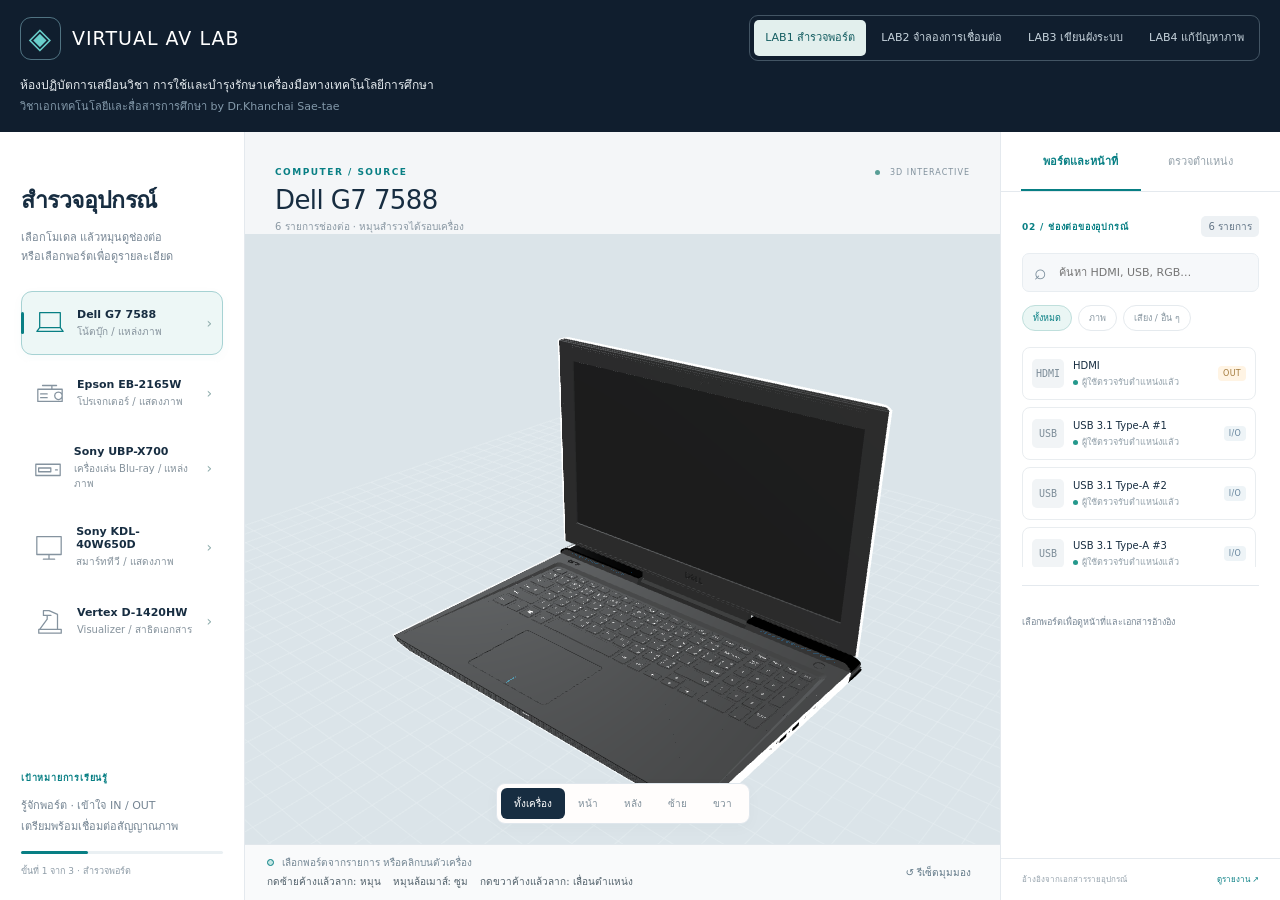
<file: index.html>
<!doctype html>
<html lang="th">
<head>
<meta charset="utf-8"><meta name="viewport" content="width=device-width,initial-scale=1">
<meta name="theme-color" content="#101e2e"><meta name="description" content="สำรวจพอร์ตบนโมเดล 3 มิติ จำลองการเชื่อมต่อ เขียนผังระบบ และแก้ปัญหาสัญญาณภาพ">
<title>VIRTUAL AV LAB</title>
<link rel="stylesheet" href="src/port-lab.css?v=20261025-ux">
<link rel="stylesheet" href="src/connection-table.css?v=20261025-ux">
<script defer src="vendor/three.min.js"></script><script defer src="vendor/OrbitControls.js"></script><script defer src="vendor/GLTFLoader.js"></script>
<script type="module" src="src/port-lab.mjs?v=20261027-remove-uc2"></script>
<link rel="stylesheet" href="src/workspace.css?v=20261025-ux2"><link rel="stylesheet" href="src/activity-nav.css?v=20261027-course-visible"><style id="explorer-panel-width">
@media (min-width:1131px) and (max-width:1549px){body:not(.embedded-view):not(.practice-mode) .workspace{grid-template-columns:245px minmax(340px,1fr) 280px}}
@media (min-width:1550px){body:not(.embedded-view):not(.practice-mode) .workspace{grid-template-columns:280px minmax(500px,1fr) 300px}}
@media (min-width:851px) and (max-width:1130px){body:not(.embedded-view):not(.practice-mode) .workspace{grid-template-columns:200px minmax(280px,1fr) 260px}}
body:not(.embedded-view):not(.practice-mode) .inspector .info-row{overflow-wrap:anywhere}
</style></head>
<body>
<header class="topbar av-header"><a class="brand" href="index.html"><span class="brand-icon" aria-hidden="true">◈</span><span>VIRTUAL <b>AV LAB</b></span></a><div class="course">ห้องปฏิบัตการเสมือนวิชา การใช้และบำรุงรักษาเครื่องมือทางเทคโนโลยีการศึกษา<span>วิชาเอกเทคโนโลยีและสื่อสารการศึกษา by Dr.Khanchai Sae-tae</span></div><nav class="mode-switch" aria-label="โหมดการเรียนรู้"><button type="button" id="mode-explore" aria-current="page" aria-pressed="true">LAB1 สำรวจพอร์ต</button><a class="diagram-nav" href="lab3d.html">LAB2 จำลองการเชื่อมต่อ</a><a class="diagram-nav" href="diagram.html">LAB3 เขียนผังระบบ</a><a class="diagram-nav" href="troubleshoot.html">LAB4 แก้ปัญหาภาพ</a></nav></header>
<main class="workspace">
<aside class="library"><h1>สำรวจอุปกรณ์</h1><p class="muted intro">เลือกโมเดล แล้วหมุนดูช่องต่อ<br>หรือเลือกพอร์ตเพื่อดูรายละเอียด</p><nav id="devices" aria-label="เลือกอุปกรณ์"></nav><div class="library-foot"><span class="tiny-title">เป้าหมายการเรียนรู้</span><p>รู้จักพอร์ต · เข้าใจ IN / OUT<br>เตรียมพร้อมเชื่อมต่อสัญญาณภาพ</p><div class="progress-track"><span></span></div><small>ขั้นที่ 1 จาก 3 · สำรวจพอร์ต</small></div></aside>
<section class="stage" aria-label="พื้นที่โมเดลสามมิติ"><div class="stage-head"><div><span id="device-category" class="eyebrow">COMPUTER / SOURCE</span><h2 id="device-title">Dell G7 7588</h2><p id="stage-meta">กำลังเตรียมโมเดล…</p></div><span class="live-label"><i></i> 3D INTERACTIVE</span></div><div id="viewport" tabindex="0" aria-describedby="viewport-hint" aria-label="โมเดล 3 มิติ ลากเพื่อหมุน ใช้ปุ่มมุมมองหรือเลือกชื่อพอร์ตเพื่อสำรวจ"><canvas id="scene" aria-label="ภาพโมเดลสามมิติ"></canvas><div id="loader" role="status"><div class="spinner"></div><strong id="load-message">กำลังโหลดโมเดล</strong><span>เตรียมพื้นที่สำรวจของคุณ</span><button id="retry" hidden>ลองโหลดอีกครั้ง</button></div><div class="view-buttons" aria-label="มุมมองโมเดล"><button data-view="overview" title="ดูทั้งเครื่อง" class="active">ทั้งเครื่อง</button><button data-view="front">หน้า</button><button data-view="back">หลัง</button><button data-view="left">ซ้าย</button><button data-view="right">ขวา</button></div></div><div class="stage-bottom"><div class="stage-status"><div><span class="legend-dot"></span> <span id="selection-label">เลือกพอร์ตจากรายการ หรือคลิกบนตัวเครื่อง</span></div><div class="mouse-help" id="viewport-hint" aria-label="วิธีควบคุมโมเดลด้วยเมาส์"><span>กดซ้ายค้างแล้วลาก: หมุน</span><span>หมุนล้อเมาส์: ซูม</span><span>กดขวาค้างแล้วลาก: เลื่อนตำแหน่ง</span></div></div><button id="reset-view" class="text-button">↺ รีเซ็ตมุมมอง</button></div><div class="review-banner" id="review-banner" hidden><span>โหมดปรับเทียบ: เลือกชื่อพอร์ต แล้วคลิกผิวหน้าช่องต่อบนโมเดล</span><button id="save-point" disabled>ใช้จุดที่คลิก</button></div></section>

<aside class="inspector"><div class="inspector-tabs"><button class="tab active" data-tab="ports">พอร์ตและหน้าที่</button><button class="tab" data-tab="review">ตรวจตำแหน่ง</button></div><div id="port-pane"><div class="ports-heading"><span class="tiny-title">02 / ช่องต่อของอุปกรณ์</span><span id="port-count" class="count"></span></div><label class="search"><span aria-hidden="true">⌕</span><input id="port-search" type="search" placeholder="ค้นหา HDMI, USB, RGB…" aria-label="ค้นหาพอร์ต"></label><div class="filters" aria-label="กรองพอร์ต"><button data-filter="all" class="active">ทั้งหมด</button><button data-filter="video">ภาพ</button><button data-filter="other">เสียง / อื่น ๆ</button></div><div id="ports" class="ports" aria-label="รายการพอร์ต"></div><div id="detail" class="detail" aria-live="polite"><div class="empty-detail"><span>↖</span><p>เลือกพอร์ตเพื่อดูหน้าที่<br>ทิศทางสัญญาณ และเอกสารอ้างอิง</p></div></div></div><div id="review-pane" hidden><div class="review-intro"><span class="tiny-title">สำหรับอาจารย์ / ผู้ตรวจ</span><h3>ตำแหน่งถูกต้อง<br>ก่อนนำไปฝึก</h3><p>เลือกชื่อพอร์ตจากแท็บแรก แล้วคลิกผิวหน้าของช่องต่อนั้นเพื่อปรับจุดเสียบสาย</p></div><label class="switch-row"><input type="checkbox" id="calibration-mode"> เปิดโหมดปรับเทียบตำแหน่ง</label><div id="review-current" class="review-card">ยังไม่ได้เลือกพอร์ต</div><button id="approve" class="primary" disabled>ยืนยันตำแหน่งที่เลือก</button><button id="discard-local" class="outline" disabled>คืนค่าตำแหน่งเดิมของพอร์ตนี้</button><div class="review-status" id="review-summary"></div><div class="transfer"><button id="export" class="outline">↓ ส่งออกผลตรวจ JSON</button><label class="import-button">↑ นำเข้าผลตรวจ<input id="import" type="file" accept=".json,application/json"></label></div><p class="muted small">ผลปรับเทียบเก็บในเบราว์เซอร์นี้ ส่งออกไฟล์เพื่อส่งต่อได้ การกดยืนยันตำแหน่งไม่เปลี่ยนสเปกพอร์ตหรือให้คะแนนผู้เรียน</p></div><footer class="inspector-foot"><span>อ้างอิงจากเอกสารรายอุปกรณ์</span><a href="docs/PORT_AUDIT_TH.md" target="_blank" rel="noopener">ดูรายงาน ↗</a></footer></aside>
</main>
<div id="toast" role="status" aria-live="polite"></div>
<noscript><p class="fatal">กรุณาเปิด JavaScript เพื่อใช้โมเดลสามมิติ</p></noscript>
</body></html>
</file>
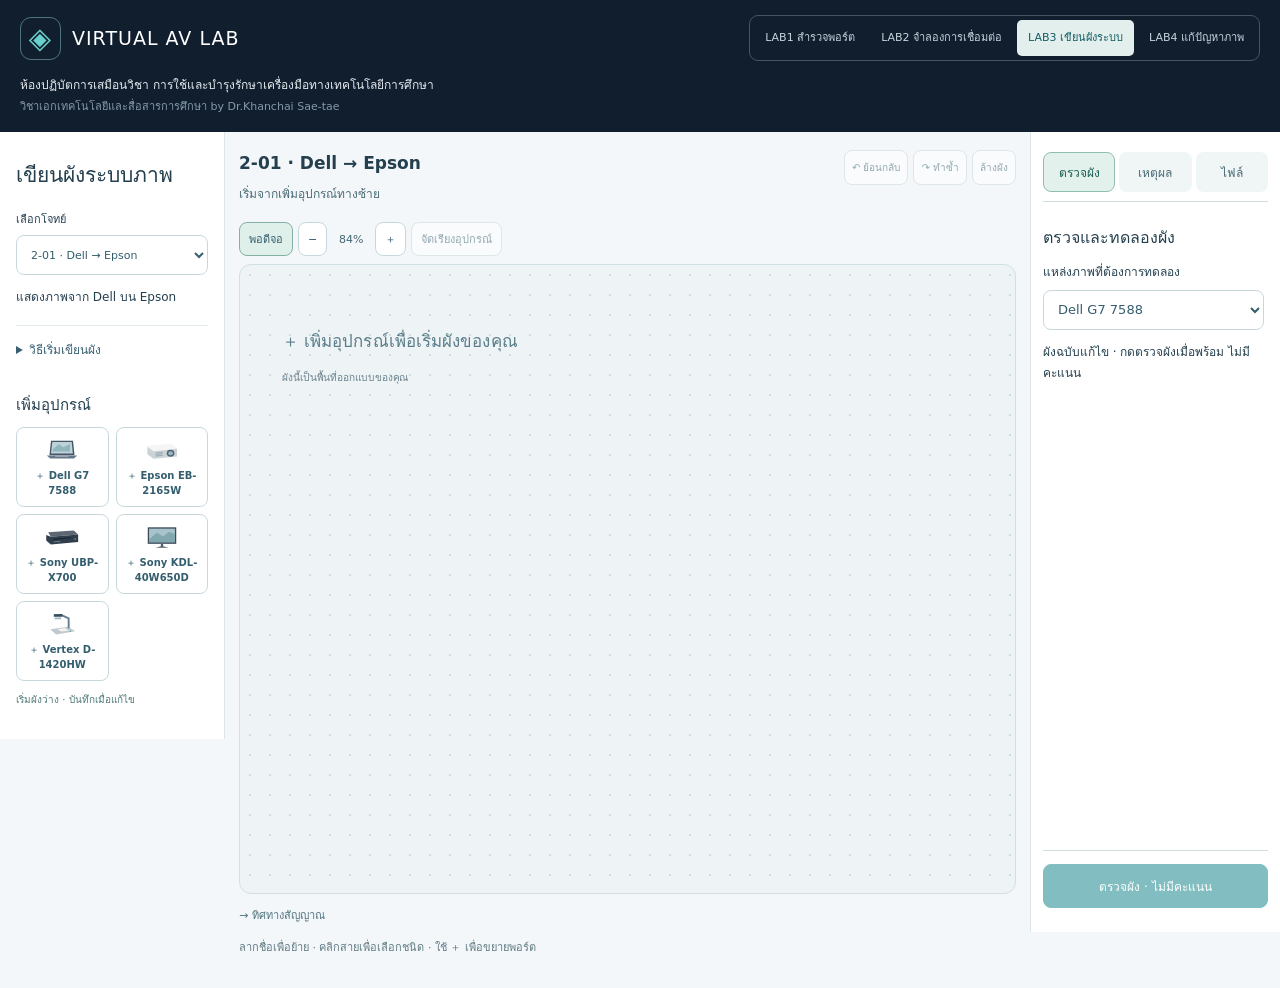
<file: diagram.html>
<!doctype html><html lang="th"><head><meta charset="utf-8"><meta name="viewport" content="width=device-width,initial-scale=1"><meta name="theme-color" content="#101e2e"><title>เขียนผังระบบภาพ · VIRTUAL AV LAB</title><link rel="stylesheet" href="src/diagram.css?v=20261025-ux"><script type="module" src="src/diagram-editor.mjs?v=20261030-cables"></script><link rel="stylesheet" href="src/workspace.css?v=20261025-gridfill"><link rel="stylesheet" href="src/activity-nav.css?v=20261027-course-visible"><style id="diagram-panel-width">
@media (min-width:1151px){.ux-workspace .editor{grid-template-columns:225px minmax(0,1fr) 250px}}
@media (min-width:951px) and (max-width:1150px){.ux-workspace .editor{grid-template-columns:190px minmax(0,1fr) 230px}}
@media (min-width:951px){.ux-workspace .properties{padding-left:12px;padding-right:12px}.ux-workspace .properties .result-item{overflow-wrap:anywhere}}
</style></head><body>
<header class="topbar av-header"><a class="brand" href="index.html"><span class="brand-icon" aria-hidden="true">◈</span><span>VIRTUAL <b>AV LAB</b></span></a><div class="course">ห้องปฏิบัตการเสมือนวิชา การใช้และบำรุงรักษาเครื่องมือทางเทคโนโลยีการศึกษา<span>วิชาเอกเทคโนโลยีและสื่อสารการศึกษา by Dr.Khanchai Sae-tae</span></div><nav class="mode-switch" aria-label="โหมดการเรียนรู้"><a class="diagram-nav" href="index.html">LAB1 สำรวจพอร์ต</a><a class="diagram-nav" href="lab3d.html">LAB2 จำลองการเชื่อมต่อ</a><a class="diagram-nav" href="diagram.html" aria-current="page">LAB3 เขียนผังระบบ</a><a class="diagram-nav" href="troubleshoot.html">LAB4 แก้ปัญหาภาพ</a></nav></header>
<main class="editor"><aside class="library"><h1>เขียนผังระบบภาพ</h1><label for="diagram-task">เลือกโจทย์</label><select id="diagram-task"></select><p id="diagram-goal"></p><details><summary>วิธีเริ่มเขียนผัง</summary><ol><li>เพิ่มอุปกรณ์ลงในผัง</li><li>เลือกเอาท์พุตพอร์ตของต้นทาง แล้วเลือกอินพุตพอร์ตของปลายทาง</li><li>คลิกเส้นเพื่อเลือกชนิดสาย</li><li>ตั้งค่าที่อุปกรณ์ เขียนเหตุผล และตรวจผัง</li></ol></details><h2>เพิ่มอุปกรณ์</h2><div id="diagram-devices"></div><p class="muted">เลือกได้ครบ 5 อุปกรณ์ · เปิดดูโมเดลจริงได้จากอุปกรณ์บนผัง</p><button id="diagram-resume" hidden type="button">ทำงานเดิมต่อ</button><p id="save-state" role="status"></p></aside>
<section class="design-space" aria-label="พื้นที่ออกแบบผัง"><header class="canvas-toolbar"><div><strong id="diagram-title"></strong><p id="drawing-instruction">เริ่มจากเพิ่มอุปกรณ์ทางซ้าย</p></div><div class="tools"><button id="diagram-undo" disabled>↶ ย้อนกลับ</button><button id="diagram-redo" disabled>↷ ทำซ้ำ</button><button id="diagram-clear">ล้างผัง</button></div></header><p class="canvas-help">ลากแถบชื่ออุปกรณ์เพื่อย้าย · คลิกสายเพื่อแก้ไข · เลื่อนพื้นที่ผังเพื่อดูทั้งหมด</p><div class="canvas-scroll" tabindex="0" aria-label="พื้นที่ผัง เลื่อนเพื่อดูทั้งหมด"><div id="diagram-canvas"><svg id="diagram-wires" viewBox="0 0 1200 1100" aria-hidden="true"></svg><div id="diagram-nodes"></div><div id="diagram-wire-labels"></div><div id="empty-canvas">＋ เพิ่มอุปกรณ์เพื่อเริ่มผังของคุณ<br><small>ผังนี้เป็นพื้นที่ออกแบบของคุณ</small></div></div></div><div class="diagram-legend">→ ทิศทางสัญญาณ <span>เส้นและป้ายแสดงสิ่งที่ออกแบบ · ใช้ “ตรวจผัง” เพื่อตรวจการทำงาน</span></div></section>
<aside class="properties"><h2>รายการที่เลือก</h2><div id="diagram-selection"><p>เลือกอุปกรณ์หรือเส้นในผัง</p></div><details open class="reason-panel"><summary>แนวคิดและเหตุผล</summary><label for="diagram-reason">อธิบายเส้นทางสัญญาณ เหตุผลเลือกพอร์ต สาย และการตั้งค่า</label><textarea id="diagram-reason" rows="5" maxlength="4000" placeholder="ภาพเริ่มจาก… ส่งออกทาง… เข้าจอทาง…"></textarea><div id="analysis-conclusion" hidden><label for="diagram-conclusion">ข้อสรุปความเป็นไปได้</label><select id="diagram-conclusion"><option value="unsure">ยังไม่สรุป</option><option value="possible">ทำได้ตามเงื่อนไข</option><option value="impossible">ทำไม่ได้ตามเงื่อนไข</option></select></div></details><section class="review-section"><h2>ตรวจและทดลองผัง</h2><label for="preview-source">แหล่งภาพที่ต้องการทดลอง</label><select id="preview-source"></select><button id="diagram-review" class="primary">ตรวจผัง · ไม่มีคะแนน</button><div id="diagram-result" role="status" aria-live="polite"><p>ตรวจได้เมื่อพร้อม และแก้ไขผังได้เสมอ</p></div></section><details class="file-panel"><summary>บันทึกและส่งออกผัง</summary><p>บันทึกอัตโนมัติในเบราว์เซอร์นี้ แยกแต่ละโจทย์ ดาวน์โหลด JSON เพื่อสำรองหรือเปิดแก้ไขบนเครื่องอื่น</p><button id="diagram-json">↓ ดาวน์โหลด JSON</button><label class="file-button">↑ เปิดไฟล์ JSON<input id="diagram-import" type="file" accept=".json,application/json"></label><button id="diagram-svg">↓ ดาวน์โหลดภาพ SVG</button><button id="diagram-print">พิมพ์ / บันทึก PDF</button><small>ข้อมูลและเหตุผลเก็บในเครื่องนี้ ไม่มีคะแนนหรือการส่งผลให้อาจารย์อัตโนมัติ</small></details></aside></main>
<dialog id="port-picker"><header><div><span id="picker-side" class="eyebrow"></span><h2 id="picker-title"></h2></div><button id="picker-close" aria-label="ปิดรายการพอร์ต">×</button></header><p id="picker-help"></p><div id="picker-list"></div></dialog><dialog id="confirm-action"><h2 id="confirm-title"></h2><p id="confirm-detail"></p><button id="confirm-cancel">ยกเลิก</button><button id="confirm-ok" class="danger">ยืนยัน</button></dialog><dialog id="model-preview"><header><h2 id="model-title">สำรวจโมเดลและพอร์ต</h2><button id="model-close">กลับไปเขียนผัง ×</button></header><iframe id="model-frame" title="สำรวจโมเดลสามมิติและพอร์ต"></iframe></dialog><div id="diagram-notice" role="status" aria-live="polite"></div><section id="print-diagram"></section><noscript>กรุณาเปิด JavaScript เพื่อเขียนผังระบบภาพ</noscript></body></html>
</file>
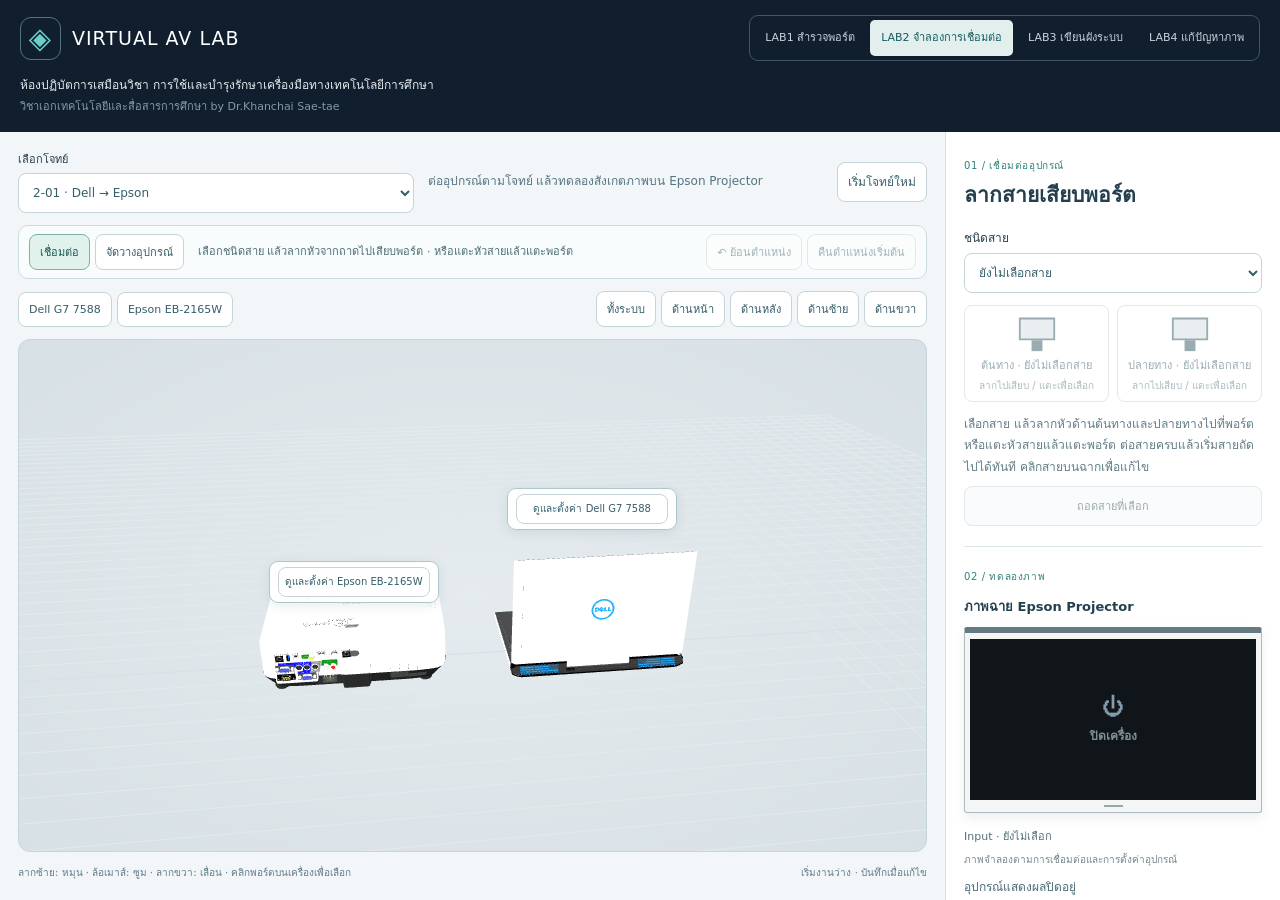
<file: lab3d.html>
<!doctype html><html lang="th"><head><meta charset="utf-8"><meta name="viewport" content="width=device-width,initial-scale=1"><meta name="theme-color" content="#101e2e"><title>จำลองการเชื่อมต่อ · VIRTUAL AV LAB</title><link rel="stylesheet" href="src/lab3d.css?v=20261027-display"><script defer src="vendor/three.min.js"></script><script defer src="vendor/OrbitControls.js"></script><script defer src="vendor/GLTFLoader.js"></script><script type="module" src="src/lab3d-app.mjs?v=20261027-auto-display"></script><link rel="stylesheet" href="src/activity-nav.css?v=20261027-course-visible"></head><body>
<header class="topbar av-header"><a class="brand" href="index.html"><span class="brand-icon" aria-hidden="true">◈</span><span>VIRTUAL <b>AV LAB</b></span></a><div class="course">ห้องปฏิบัตการเสมือนวิชา การใช้และบำรุงรักษาเครื่องมือทางเทคโนโลยีการศึกษา<span>วิชาเอกเทคโนโลยีและสื่อสารการศึกษา by Dr.Khanchai Sae-tae</span></div><nav class="mode-switch" aria-label="โหมดการเรียนรู้"><a class="diagram-nav" href="index.html">LAB1 สำรวจพอร์ต</a><a class="diagram-nav" href="lab3d.html" aria-current="page">LAB2 จำลองการเชื่อมต่อ</a><a class="diagram-nav" href="diagram.html">LAB3 เขียนผังระบบ</a><a class="diagram-nav" href="troubleshoot.html">LAB4 แก้ปัญหาภาพ</a></nav></header>
<main class="lab-layout"><section class="experiment" aria-label="โต๊ะทดลองสามมิติ"><div class="task-bar"><div><label for="lab-task">เลือกโจทย์</label><select id="lab-task" disabled></select></div><p id="lab-goal"></p><button id="lab-resume" hidden disabled>ทำงานเดิมต่อ</button><button id="lab-reset" disabled>เริ่มโจทย์ใหม่</button></div><div id="feedback-panel" hidden role="status" aria-live="polite" aria-atomic="true"><div id="lab-result"></div><button id="feedback-close" aria-label="ปิดข้อความผลลัพธ์">×</button></div><div class="layout-tools" aria-label="โหมดควบคุมสามมิติ"><div role="group" aria-label="เลือกโหมด"><button id="mode-wire" aria-pressed="true">เชื่อมต่อ</button><button id="mode-layout" aria-pressed="false">จัดวางอุปกรณ์</button></div><p id="layout-help" role="status">คลิกพอร์ตบนตัวเครื่องเพื่อเชื่อมสาย</p><div><button id="layout-undo" disabled>↶ ย้อนตำแหน่ง</button><button id="layout-reset" disabled>คืนตำแหน่งเริ่มต้น</button></div></div><div class="scene-tools"><div id="device-tabs" aria-label="ดูอุปกรณ์ใกล้"></div><div class="view-tools" aria-label="มุมมอง"><button id="view-all">ทั้งระบบ</button><button data-view="front">ด้านหน้า</button><button data-view="back">ด้านหลัง</button><button data-view="left">ด้านซ้าย</button><button data-view="right">ด้านขวา</button></div></div>
<div id="lab-viewport"><canvas id="lab-scene" aria-label="ฉากสามมิติ หมุนเพื่อสำรวจและคลิกพอร์ตบนอุปกรณ์"></canvas><div id="device-overlays"></div><div id="plug-drop-hint" hidden></div><div id="port-tooltip" hidden></div><div id="lab-loading" role="status"><strong>กำลังเตรียมโต๊ะทดลอง…</strong><span id="loading-detail"></span><button id="lab-retry" hidden>ลองโหลดอีกครั้ง</button></div></div><div class="scene-foot"><span id="lab-mouse-help">ลากซ้าย: หมุน · ล้อเมาส์: ซูม · ลากขวา: เลื่อน · คลิกพอร์ตบนเครื่องเพื่อเลือก</span><span id="save-status" role="status"></span></div></section>
<aside class="lab-panel"><section><span class="eyebrow">01 / เชื่อมต่ออุปกรณ์</span><h1>ลากสายเสียบพอร์ต</h1><label for="lab-cable">ชนิดสาย</label><select id="lab-cable"></select><div id="plug-tray" aria-label="หัวสายสำหรับลาก"></div><p class="hint" id="plug-help">เลือกสาย แล้วลากหัวด้านต้นทางและปลายทางไปที่พอร์ต หรือแตะหัวสายแล้วแตะพอร์ต ต่อสายครบแล้วเริ่มสายถัดไปได้ทันที คลิกสายบนฉากเพื่อแก้ไข</p><button id="plug-cancel" hidden>ยกเลิกการเลือกหัวสาย</button><button id="disconnect" class="quiet">ถอดสายที่เลือก</button></section>
<section><span class="eyebrow">02 / ทดลองภาพ</span><figure id="lab-display-output" class="lab-display-output" aria-label="หน้าจอผลลัพธ์จำลอง"><figcaption id="lab-display-title"></figcaption><div class="sim-display-frame"><div id="lab-screen-content" class="sim-screen" role="img"></div><span class="sim-device-mark" aria-hidden="true"></span></div><div id="lab-screen-input" class="sim-input"></div><small>ภาพจำลองตามการเชื่อมต่อและการตั้งค่าอุปกรณ์</small></figure><p id="lab-display-status" role="status" aria-live="polite"></p><p class="hint">ทดลองเปิด–ปิดเครื่อง ส่งภาพ และสลับ Input หรือ SOURCE จากตัวอุปกรณ์ แล้วสังเกตผลบนจอ</p></section>
<details id="port-reference"><summary>พอร์ตทั้งหมด / เลือกด้วยคีย์บอร์ด</summary><p class="hint">เปิดดูหรือโฟกัสพอร์ตได้ครบตามข้อมูลอ้างอิง แตะหัวสายแล้วเลือกพอร์ตจากรายการนี้ได้</p><div id="all-ports"></div></details><details><summary>การใช้งานและข้อมูลบันทึก</summary><p>เลือกชนิดสาย ลากหัวสายทั้งสองด้านจากถาดไปยังพอร์ตบนโมเดล หรือแตะหัวสายแล้วแตะพอร์ต คลิกหัวสายที่เสียบอยู่เพื่อเลือกและถอดได้ เปิดเครื่องและตั้งค่าจากแผงชื่ออุปกรณ์บนฉาก เพื่อสังเกตผลบนจอ</p><p>สายและผลภาพเป็นการจำลองตามกฎสัญญาณเดิม เส้นทางที่ยังไม่จำลองจะแจ้งว่ายังตรวจไม่ได้ ไม่มีคะแนน</p><button id="lab-export">↓ บันทึกงาน JSON</button><button id="lab-backup" hidden>↓ งานฉบับก่อนนำเข้า</button><label for="lab-import">เปิดงาน JSON</label><input id="lab-import" type="file" accept=".json,application/json"><p>เปิดหน้าและเปลี่ยนโจทย์จะเริ่มงานว่าง กด “ทำงานเดิมต่อ” เพื่อกู้คืน บันทึกเมื่อแก้ไขแยกตามโจทย์ในเบราว์เซอร์นี้ ใช้ไฟล์ JSON สำรองหรือย้ายเครื่อง</p></details></aside></main>
<dialog id="reset-confirm"><h2>เริ่มโจทย์นี้ใหม่?</h2><p>ล้างสาย การตั้งค่า และผลตรวจเฉพาะงานสามมิติของโจทย์นี้</p><button id="reset-cancel">กลับไปทดลอง</button><button id="reset-ok">เริ่มใหม่</button></dialog><noscript>กรุณาเปิด JavaScript เพื่อจำลองการเชื่อมต่อ</noscript></body></html>
</file>
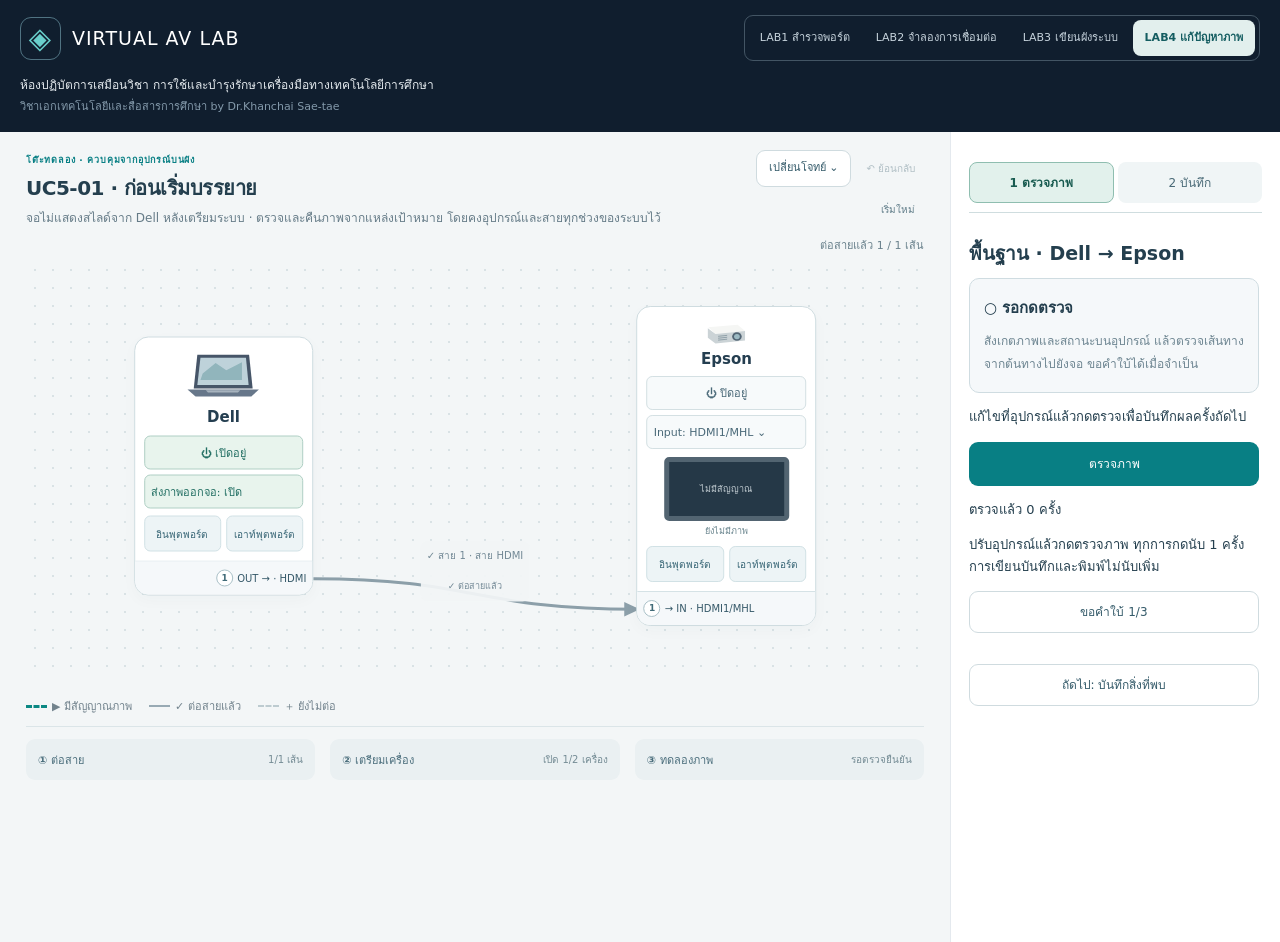
<file: troubleshoot.html>
<!doctype html>
<html lang="th">
<head>
<meta charset="utf-8"><meta name="viewport" content="width=device-width,initial-scale=1">
<meta name="theme-color" content="#101e2e"><meta name="description" content="ฝึกวิเคราะห์และแก้ปัญหาภาพ 12 สถานการณ์ บันทึกผลตรวจ ขอคำใบ้ และคืนภาพจากอุปกรณ์บนผัง">
<title>แก้ปัญหาภาพ · VIRTUAL AV LAB</title>
<link rel="stylesheet" href="src/troubleshoot.css?v=20261025-ux">
<link rel="stylesheet" href="src/port-lab.css?v=20261025-ux">
<link rel="stylesheet" href="src/connection-table.css?v=20261025-ux">
<script defer src="vendor/three.min.js"></script><script defer src="vendor/OrbitControls.js"></script><script defer src="vendor/GLTFLoader.js"></script>
<script type="module" src="src/port-lab.mjs?v=20261031-notes"></script>
<link rel="stylesheet" href="src/workspace.css?v=20261025-ux2"><link rel="stylesheet" href="src/activity-nav.css?v=20261027-course-visible"></head>
<body class="troubleshoot-mode" data-activity="troubleshoot">
<header class="topbar av-header"><a class="brand" href="index.html"><span class="brand-icon" aria-hidden="true">◈</span><span>VIRTUAL <b>AV LAB</b></span></a><div class="course">ห้องปฏิบัตการเสมือนวิชา การใช้และบำรุงรักษาเครื่องมือทางเทคโนโลยีการศึกษา<span>วิชาเอกเทคโนโลยีและสื่อสารการศึกษา by Dr.Khanchai Sae-tae</span></div><nav class="mode-switch" aria-label="โหมดการเรียนรู้"><button type="button" id="mode-explore" aria-pressed="false">LAB1 สำรวจพอร์ต</button><a class="diagram-nav" href="lab3d.html">LAB2 จำลองการเชื่อมต่อ</a><a class="diagram-nav" href="diagram.html">LAB3 เขียนผังระบบ</a><a class="diagram-nav" href="troubleshoot.html" aria-current="page">LAB4 แก้ปัญหาภาพ</a></nav></header>
<main class="workspace">
<aside class="library"><div class="section-title"><span>01 / อุปกรณ์</span><span class="count">5 โมเดล</span></div><h1>เริ่มจากอุปกรณ์<br>ที่อยากสำรวจ</h1><p class="muted intro">เลือกโมเดล แล้วหมุนดูช่องต่อ<br>หรือเลือกพอร์ตเพื่อดูรายละเอียด</p><nav id="devices" aria-label="เลือกอุปกรณ์"></nav><div class="library-foot"><span class="tiny-title">เป้าหมายการเรียนรู้</span><p>รู้จักพอร์ต · เข้าใจ IN / OUT<br>เตรียมพร้อมเชื่อมต่อสัญญาณภาพ</p><div class="progress-track"><span></span></div><small>ขั้นที่ 1 จาก 3 · สำรวจพอร์ต</small></div></aside>
<section class="stage" aria-label="พื้นที่โมเดลสามมิติ"><div class="stage-head"><div><span id="device-category" class="eyebrow">COMPUTER / SOURCE</span><h2 id="device-title">Dell G7 7588</h2><p id="stage-meta">กำลังเตรียมโมเดล…</p></div><span class="live-label"><i></i> 3D INTERACTIVE</span></div><div id="viewport" tabindex="0" aria-describedby="viewport-hint" aria-label="โมเดล 3 มิติ ลากเพื่อหมุน ใช้ปุ่มมุมมองหรือเลือกชื่อพอร์ตเพื่อสำรวจ"><canvas id="scene" aria-label="ภาพโมเดลสามมิติ"></canvas><div id="loader" role="status"><div class="spinner"></div><strong id="load-message">กำลังโหลดโมเดล</strong><span>เตรียมพื้นที่สำรวจของคุณ</span><button id="retry" hidden>ลองโหลดอีกครั้ง</button></div><div class="view-buttons" aria-label="มุมมองโมเดล"><button data-view="overview" title="ดูทั้งเครื่อง" class="active">ทั้งเครื่อง</button><button data-view="front">หน้า</button><button data-view="back">หลัง</button><button data-view="left">ซ้าย</button><button data-view="right">ขวา</button></div></div><div class="stage-bottom"><div class="stage-status"><div><span class="legend-dot"></span> <span id="selection-label">เลือกพอร์ตจากรายการ หรือคลิกบนตัวเครื่อง</span></div><div class="mouse-help" id="viewport-hint" aria-label="วิธีควบคุมโมเดลด้วยเมาส์"><span>กดซ้ายค้างแล้วลาก: หมุน</span><span>หมุนล้อเมาส์: ซูม</span><span>กดขวาค้างแล้วลาก: เลื่อนตำแหน่ง</span></div></div><button id="reset-view" class="text-button">↺ รีเซ็ตมุมมอง</button></div><div class="review-banner" id="review-banner" hidden><span>โหมดปรับเทียบ: เลือกชื่อพอร์ต แล้วคลิกผิวหน้าช่องต่อบนโมเดล</span><button id="save-point" disabled>ใช้จุดที่คลิก</button></div></section>
<section id="lesson-visual" class="system-table" aria-label="โต๊ะทดลองเชื่อมต่อภาพ" hidden></section>
<aside class="inspector"><div id="lesson-pane" hidden></div><div class="inspector-tabs"><button class="tab active" data-tab="ports">พอร์ตและหน้าที่</button><button class="tab" data-tab="review">ตรวจตำแหน่ง</button></div><div id="port-pane"><div class="ports-heading"><span class="tiny-title">02 / ช่องต่อของอุปกรณ์</span><span id="port-count" class="count"></span></div><label class="search"><span aria-hidden="true">⌕</span><input id="port-search" type="search" placeholder="ค้นหา HDMI, USB, RGB…" aria-label="ค้นหาพอร์ต"></label><div class="filters" aria-label="กรองพอร์ต"><button data-filter="all" class="active">ทั้งหมด</button><button data-filter="video">ภาพ</button><button data-filter="other">เสียง / อื่น ๆ</button></div><div id="ports" class="ports" aria-label="รายการพอร์ต"></div><div id="detail" class="detail" aria-live="polite"><div class="empty-detail"><span>↖</span><p>เลือกพอร์ตเพื่อดูหน้าที่<br>ทิศทางสัญญาณ และเอกสารอ้างอิง</p></div></div></div><div id="review-pane" hidden><div class="review-intro"><span class="tiny-title">สำหรับอาจารย์ / ผู้ตรวจ</span><h3>ตำแหน่งถูกต้อง<br>ก่อนนำไปฝึก</h3><p>เลือกชื่อพอร์ตจากแท็บแรก แล้วคลิกผิวหน้าของช่องต่อนั้นเพื่อปรับจุดเสียบสาย</p></div><label class="switch-row"><input type="checkbox" id="calibration-mode"> เปิดโหมดปรับเทียบตำแหน่ง</label><div id="review-current" class="review-card">ยังไม่ได้เลือกพอร์ต</div><button id="approve" class="primary" disabled>ยืนยันตำแหน่งที่เลือก</button><button id="discard-local" class="outline" disabled>คืนค่าตำแหน่งเดิมของพอร์ตนี้</button><div class="review-status" id="review-summary"></div><div class="transfer"><button id="export" class="outline">↓ ส่งออกผลตรวจ JSON</button><label class="import-button">↑ นำเข้าผลตรวจ<input id="import" type="file" accept=".json,application/json"></label></div><p class="muted small">ผลปรับเทียบเก็บในเบราว์เซอร์นี้ ส่งออกไฟล์เพื่อส่งต่อได้ การกดยืนยันตำแหน่งไม่เปลี่ยนสเปกพอร์ตหรือให้คะแนนผู้เรียน</p></div><footer class="inspector-foot"><span>อ้างอิงจากเอกสารรายอุปกรณ์</span><a href="docs/PORT_AUDIT_TH.md" target="_blank" rel="noopener">ดูรายงาน ↗</a></footer></aside>
</main>
<div id="toast" role="status" aria-live="polite"></div>
<noscript><p class="fatal">กรุณาเปิด JavaScript เพื่อใช้โมเดลสามมิติ</p></noscript>
</body></html>
</file>
<file: src/port-lab.css>
:root{--navy:#101e2e;--ink:#172d41;--muted:#778694;--teal:#087f84;--line:#e4e9ee;--bg:#f5f7f9;--gold:#b57822;--sans:"Noto Sans Thai","Leelawadee UI",Tahoma,system-ui,sans-serif}*{box-sizing:border-box}body{margin:0;color:var(--ink);font-family:var(--sans);font-size:14px;background:var(--bg)}button,input{font:inherit}button,a,input{touch-action:manipulation}button{cursor:pointer}button:disabled{cursor:not-allowed;opacity:.45}button:focus-visible,a:focus-visible,input:focus-visible,#viewport:focus-visible{outline:3px solid #e4ae4b;outline-offset:3px}a{color:var(--teal)}button{border:0}button[hidden],[hidden]{display:none!important}.topbar{height:90px;background:var(--navy);color:#fff;display:flex;align-items:center;padding:0 30px;gap:38px}.brand{display:flex;gap:11px;text-decoration:none;color:#fff;font-size:19px;font-family:system-ui,sans-serif;letter-spacing:1px;align-items:center}.brand b{font-weight:500}.brand small{display:block;font-size:10px;font-family:var(--sans);letter-spacing:.1px;color:#b6c6d2;margin-top:4px}.brand-icon{border:1px solid #507382;width:41px;height:43px;display:grid;place-items:center;font-size:29px;color:#69cfcb;border-radius:11px}.course{border-left:1px solid #354354;padding-left:30px;color:#e5ebef;font-size:12px;line-height:1.8}.course span{display:block;color:#8399aa;font-size:11px}.phase{margin-left:auto;border:1px solid #3b535d;border-radius:25px;padding:8px 13px;white-space:nowrap;font-size:11px;color:#bfd5d7}.phase i,.live-label i{display:inline-block;width:6px;height:6px;border-radius:100%;background:#53c6ba;margin-right:6px}.workspace{display:grid;grid-template-columns:245px minmax(340px,1fr) 350px;height:calc(100dvh - 90px);min-height:650px}.library{padding:28px 21px 22px;border-right:1px solid var(--line);display:flex;flex-direction:column;background:#fff;overflow:auto}.section-title,.ports-heading{display:flex;align-items:center;justify-content:space-between;gap:6px}.section-title>span:first-child,.tiny-title,.eyebrow{font-size:10px;font-weight:600;letter-spacing:1.2px;color:var(--teal)}.count{font-size:10px;background:#edf1f4;border-radius:5px;padding:3px 7px;color:#647687;white-space:nowrap}h1{font-size:23px;line-height:1.55;letter-spacing:-.6px;margin:23px 0 9px;font-weight:600}.muted{color:var(--muted);line-height:1.8}.intro{font-size:11px;margin:0 0 24px}.device{background:white;border:1px solid transparent;width:100%;display:flex;text-align:left;align-items:center;gap:10px;padding:13px 10px;margin:0 0 6px;border-radius:11px;color:var(--ink);position:relative}.device:hover{background:#f5f8fa}.device.active{border-color:#a6d2d3;background:#edf7f6;box-shadow:0 3px 12px #087f8408}.device.active:before{position:absolute;content:"";width:3px;height:22px;background:var(--teal);left:-1px;border-radius:3px}.device .device-icon{width:35px;height:36px;display:grid;place-items:center;color:#85939f}.device.active .device-icon{color:var(--teal)}.device svg{width:30px;height:30px}.device strong{display:block;font-size:11px;font-weight:600}.device small{font-size:10px;color:#85929c;display:block;margin-top:3px}.device .arrow{margin-left:auto;color:#8eacac;font-size:14px}.library-foot{margin-top:auto;padding-top:25px}.library-foot p{font-size:11px;line-height:1.9;color:#758593}.library-foot small{font-size:9px;color:#8e9ca7}.progress-track{height:3px;background:#eaf0f3;border-radius:4px;margin:13px 0 7px}.progress-track span{height:100%;width:33.33%;background:var(--teal);display:block;border-radius:4px}.stage{display:flex;flex-direction:column;min-width:0;position:relative;background:#f4f6f8;overflow:hidden}.stage-head{display:flex;justify-content:space-between;padding:30px 30px 0;align-items:start;gap:10px;position:relative;z-index:1;pointer-events:none}.eyebrow{font-family:system-ui,sans-serif;font-size:9px;letter-spacing:1.5px}.stage h2{font-size:26px;font-weight:500;letter-spacing:-.6px;margin:7px 0 4px}.stage-head p{font-size:10px;color:#8b99a4;margin:0}.live-label{color:#81919d;font-size:8px;letter-spacing:1px;font-family:system-ui,sans-serif;padding-top:6px;white-space:nowrap}.live-label i{width:5px;height:5px;background:#589e96}#viewport{position:relative;flex:1;min-height:340px;overflow:hidden;background:radial-gradient(ellipse at 52% 48%,#ffffff 0%,#f0f3f6 65%,#e9eef2 100%)}#scene{display:block;width:100%;height:100%;touch-action:none}.view-buttons{display:flex;position:absolute;bottom:20px;left:50%;transform:translateX(-50%);background:#fffdfc;border:1px solid #dfe6ec;border-radius:9px;padding:4px;box-shadow:0 4px 15px #233a4c07;white-space:nowrap}.view-buttons button{font-size:10px;padding:8px 13px;color:#81909b;border-radius:6px;background:transparent}.view-buttons button.active{background:var(--ink);color:white}.stage-bottom{min-height:51px;display:flex;justify-content:space-between;gap:12px;align-items:center;padding:10px 22px;border-top:1px solid #e0e6eb;background:#f9fafb;font-size:10px;color:#768895}.legend-dot{width:7px;height:7px;display:inline-block;border:1px solid var(--teal);background:#c4e6e3;border-radius:100%;margin-right:5px}.text-button{font-size:10px;color:#617887;background:none;white-space:nowrap;padding:7px}.review-banner{background:#fff4dc;border-top:1px solid #ecd7ad;padding:10px 18px;display:flex;align-items:center;gap:8px;justify-content:space-between;font-size:10px;color:#90601e}.review-banner button{border-radius:6px;color:white;background:#9e6a21;padding:7px 11px;white-space:nowrap}#loader{position:absolute;inset:0;display:flex;flex-direction:column;align-items:center;justify-content:center;gap:12px;background:#f3f6f9ed;z-index:5}#loader strong{font-size:12px;font-weight:500}#loader span{font-size:10px;color:#7b8e9d}#retry{background:var(--teal);color:white;padding:10px 18px;border-radius:7px}.spinner{width:30px;height:30px;border-radius:100%;border:2px solid #cce1e3;border-top-color:var(--teal);animation:spin 1s linear infinite}@keyframes spin{to{transform:rotate(360deg)}}.inspector{background:white;border-left:1px solid var(--line);display:flex;flex-direction:column;min-width:0;overflow:auto}.inspector-tabs{display:flex;border-bottom:1px solid var(--line);padding:0 20px;min-height:60px;flex-shrink:0}.tab{background:none;flex:1;font-size:11px;color:#94a1aa;border-bottom:2px solid transparent}.tab.active{color:var(--teal);border-bottom-color:var(--teal);font-weight:600}#port-pane,#review-pane{padding:24px 21px 0}.ports-heading{margin-bottom:16px}.tiny-title{font-size:9px;letter-spacing:.8px}.search{display:flex;align-items:center;gap:10px;background:#f6f8fa;border:1px solid #e8edf1;border-radius:7px;padding:8px 11px;color:#7a8d9b}.search span{font-size:21px;line-height:1}.search input{border:0;background:transparent;outline:0!important;min-width:0;width:100%;font-size:11px;color:var(--ink)}.filters{display:flex;gap:6px;padding:13px 0 16px}.filters button{font-size:9px;background:#fff;border:1px solid #e5eaee;border-radius:20px;padding:5px 10px;color:#8796a0}.filters button.active{background:#eaf6f4;color:var(--teal);border-color:#bfdfdc}.ports{max-height:220px;overflow:auto;scrollbar-width:thin;padding-right:3px}.port{width:100%;padding:10px 9px;border:1px solid #e9edf0;border-radius:8px;background:#fff;display:flex;gap:9px;align-items:center;text-align:left;margin-bottom:7px;color:var(--ink)}.port:hover{background:#f6f9fa}.port.active{background:#f0f8f7;border-color:#9bcecb}.port-symbol{border-radius:5px;background:#f1f4f6;color:#7d8d99;font-size:10px;font-family:monospace;display:grid;place-items:center;min-width:32px;height:29px}.port.active .port-symbol{background:#def0ed;color:var(--teal)}.port-title{font-size:10px;font-weight:500;display:block;line-height:1.5}.port-subtitle{font-size:9px;color:#92a0aa;margin-top:2px;display:block}.port-direction{margin-left:auto;font-size:8px;letter-spacing:.3px;border-radius:4px;padding:3px 5px;background:#eef4f7;color:#65849c;white-space:nowrap}.port-direction.out{background:#fff4e4;color:#a37a3c}.mapping-dot{display:inline-block;width:5px;height:5px;border-radius:100%;background:#b6c0c7;margin-right:4px}.mapping-dot.candidate{background:#d5a048}.mapping-dot.reviewed{background:#24988c}.detail{margin-top:18px;border-top:1px solid var(--line);padding-top:19px}.detail-top{display:flex;align-items:center;justify-content:space-between;gap:8px}.detail h3{font-size:16px;line-height:1.6;margin:7px 0 12px;font-weight:600;overflow-wrap:anywhere}.badge{font-size:8px;padding:4px 6px;background:#e9f5ef;color:#387f66;border-radius:4px;display:inline-block}.badge.amber{background:#fff2df;color:#a16d21}.badge.gray{background:#eef1f4;color:#82919c}.detail .info-row{display:flex;justify-content:space-between;gap:12px;font-size:10px;margin:10px 0;line-height:1.6}.info-row>span:first-child{color:#8a99a4}.info-row>span:last-child{text-align:right;max-width:65%}.detail-note{font-size:10px;line-height:1.9;color:#7b8b99;background:#f7f9fa;border-radius:7px;padding:10px 12px;margin:13px 0}.detail .source-link{display:block;font-size:10px;line-height:1.8;margin:7px 0;text-decoration:none}.source-link:hover{text-decoration:underline}.source-link small{color:#9aa6af;font-size:8px}.focus-button{width:100%;padding:9px 10px;border:1px solid #c1dad9;color:var(--teal);background:#f7fcfb;border-radius:7px;font-size:10px;margin-top:12px}.empty-detail{padding:14px 8px;text-align:center;color:#99a7b0}.empty-detail span{font-size:25px;color:#b5c7cf}.empty-detail p{font-size:11px;line-height:1.9}.inspector-foot{margin-top:auto;border-top:1px solid var(--line);padding:14px 21px;display:flex;justify-content:space-between;gap:8px;font-size:8px;color:#95a2ac}.inspector-foot a{text-decoration:none}.review-intro h3{font-size:22px;line-height:1.6;font-weight:500;margin:13px 0}.review-intro p{font-size:11px;color:#84949f;line-height:1.9}.switch-row{display:flex;align-items:center;gap:9px;font-size:11px;margin:24px 0 18px}.switch-row input{accent-color:var(--teal);width:17px;height:17px}.review-card{background:#f4f7f9;padding:14px;border-radius:8px;font-size:11px;line-height:1.9;overflow-wrap:anywhere;margin-bottom:16px}.primary,.outline,.import-button{display:block;width:100%;border-radius:7px;font-size:10px;padding:11px 10px;text-align:center;margin-bottom:9px}.primary{background:var(--teal);color:white}.outline,.import-button{background:white;border:1px solid #dce5e9;color:#597786}.import-button{cursor:pointer}.import-button input{display:none}.small{font-size:9px}.review-status{font-size:10px;margin:17px 0;color:#6f8593;line-height:1.8}.transfer{border-top:1px solid var(--line);padding-top:18px}#toast{position:fixed;bottom:24px;left:50%;transform:translate(-50%,20px);background:#132c3e;color:white;padding:12px 19px;border-radius:9px;box-shadow:0 6px 25px #132c3e25;opacity:0;pointer-events:none;transition:.2s;z-index:50;max-width:90vw;font-size:12px}#toast.show{opacity:1;transform:translate(-50%,0)}.fatal{position:fixed;top:100px;left:20%;right:20%;background:#fff0e4;padding:20px;color:#923;z-index:50}@media(min-width:1550px){.workspace{grid-template-columns:280px minmax(500px,1fr) 390px}.library{padding:35px 28px}.stage-head{padding:37px 40px 0}.ports{max-height:280px}.device{padding:17px 12px}.device strong{font-size:12px}}@media(max-width:1130px){.workspace{grid-template-columns:200px minmax(280px,1fr) 305px}.topbar{padding:0 20px;gap:22px}.course{font-size:10px;padding-left:20px}.library{padding:24px 14px}h1{font-size:21px}.stage-head{padding:25px 20px 0}.stage h2{font-size:22px}.live-label{display:none}#port-pane,#review-pane{padding:22px 16px 0}.view-buttons button{padding:8px 10px}.device strong{font-size:10px}}@media(max-width:850px){.topbar{height:74px}.course{display:none}.workspace{height:auto;min-height:calc(100dvh - 74px);grid-template-columns:1fr;grid-template-rows:auto 520px auto}.library{padding:15px 16px;border-right:0;border-bottom:1px solid var(--line);overflow:hidden}.library .section-title,.library h1,.intro,.library-foot{display:none}#devices{display:flex;gap:7px;overflow-x:auto}.device{min-width:155px;margin:0;gap:6px;padding:10px 7px}.device .device-icon{width:28px}.device svg{width:25px}.device .arrow{display:none}.device strong{font-size:9px}.device small{font-size:8px}.stage-head{padding-top:22px}.stage h2{font-size:24px}.inspector{border-left:0;border-top:1px solid var(--line)}.inspector-tabs{min-height:52px}#port-pane{display:grid;grid-template-columns:1fr 1fr;gap:0 24px}.ports-heading,.search,.filters{grid-column:1}.ports{grid-column:1;max-height:290px;grid-row:4/6}.detail{grid-column:2;grid-row:1/6;border-top:0;border-left:1px solid var(--line);margin:0;padding:0 0 20px 22px}.inspector-foot{margin-top:20px}.phase{font-size:9px;padding:7px 10px}.review-intro h3 br{display:none}}@media(max-width:520px){.topbar{padding:0 16px}.brand{font-size:16px}.brand-icon{width:34px;height:37px}.phase{font-size:8px}.workspace{grid-template-rows:auto 470px auto}.stage-head{padding:22px 20px 0}.stage-bottom{font-size:9px;padding:8px 14px}.stage-bottom .text-button{font-size:9px}.stage-head p{font-size:9px}#port-pane{display:block;padding:22px 18px 0}.ports{max-height:220px}.detail{border-left:0;border-top:1px solid var(--line);margin-top:18px;padding:18px 0}.detail h3{font-size:18px}.port-title{font-size:11px}.port-subtitle{font-size:10px}.review-banner{flex-wrap:wrap}.live-label{display:none}}@media(prefers-reduced-motion:reduce){*{animation-duration:.01ms!important;transition:none!important}}

/* Muted backgrounds separate each device silhouette from the viewing surface.
   Transparent WebGL and Canvas renderers both reveal these CSS backgrounds. */
#viewport[data-device="dell"]{background:#dbe4e9}
#viewport[data-device="epson"]{background:#71818b}
#viewport[data-device="bluray"]{background:#e2ddd4}
#viewport[data-device="tv"]{background:#dce3df}
#viewport[data-device="vertex"]{background:#77838c}

.stage-status{min-width:0;flex:1}
.mouse-help{display:flex;flex-wrap:wrap;gap:2px 12px;margin-top:4px;color:#52616b;font-size:10px;line-height:1.6}
.mouse-help span{white-space:nowrap}
.stage-bottom>.text-button{flex-shrink:0}

/* Use case 2: a compact connection workbench around the existing 3D viewer. */
.mode-switch{margin-left:auto;display:flex;gap:4px;border:1px solid #435564;border-radius:9px;padding:4px;white-space:nowrap}
.mode-switch button{background:transparent;color:#c6d3dc;border-radius:5px;font-size:11px;padding:8px 11px}
.mode-switch button[aria-pressed="true"]{background:#e2efed;color:#145d61}
#lesson-pane{padding:24px 21px 16px}.lesson-heading h3{font-size:23px;margin:8px 0 3px;font-weight:500}.lesson-heading p,.lesson-tip{font-size:11px;color:#6e818e;line-height:1.8;margin:5px 0 12px}
.lesson-progress{display:flex;gap:7px;list-style:none;padding:0;margin:18px 0;counter-reset:steps}.lesson-progress li{counter-increment:steps;flex:1;font-size:10px;color:#7a8995;border-top:3px solid #dce5e9;padding-top:7px}.lesson-progress li:before{content:counter(steps) ". ";}.lesson-progress li.done{color:#087f84;border-color:#087f84}
.lesson-section{border-top:1px solid #e4e9ee;padding:15px 0}.lesson-section h4{font-size:13px;font-weight:600;margin:0 0 10px}.endpoint{margin-top:12px}.endpoint>div{display:flex;justify-content:space-between;align-items:center}.endpoint label,.lesson-input{font-size:11px;font-weight:500}.endpoint button{font-size:10px;color:#087f84;background:none;padding:4px 0 4px 10px}.endpoint select,.lesson-input select{width:100%;font:inherit;font-size:11px;border:1px solid #cdd9df;border-radius:6px;background:#fff;color:#243b4b;padding:10px 8px;margin-top:5px;min-width:0}.lesson-input{display:block;margin:12px 0}
.cable-choices{margin:0;padding:0;border:0;min-width:0}.cable-choice{display:flex;align-items:center;gap:9px;border:1px solid #e2e8ec;border-radius:7px;padding:9px;margin:0 0 7px;cursor:pointer}.cable-choice:has(input:checked){background:#edf7f5;border-color:#94c6c3}.cable-choice input,.lesson-switch input{accent-color:#087f84}.cable-choice strong{display:block;font-size:11px;font-weight:500}.cable-choice small{font-size:9px;line-height:1.6;display:block;color:#758693;margin-top:2px}.lesson-actions{display:flex;gap:8px}.lesson-actions button{flex:1}.lesson-switch{display:flex;align-items:center;gap:8px;font-size:11px;margin:12px 0}.lesson-feedback{padding:13px;border:1px solid #dfcb9c;border-radius:8px;background:#fcf6e9;color:#725727;font-size:11px;line-height:1.8}.lesson-feedback strong{display:block;font-size:12px}.lesson-feedback p{margin:6px 0 0}.lesson-feedback.ready,.lesson-feedback.compatible{color:#185e58;border-color:#aed2c9;background:#edf7f2}.lesson-feedback.indeterminate{background:#f0f4f8;color:#466279;border-color:#bfceda}.lesson-reset{display:block;margin:15px auto;color:#647b88;background:none;font-size:11px}.lesson-assumption{font-size:10px;line-height:1.9;color:#6f808d;border-top:1px solid #e4e9ee;padding-top:12px}.lesson-assumption summary{cursor:pointer;color:#496c7e}.lesson-assumption p{margin:9px 0}.sr-only{position:absolute;width:1px;height:1px;overflow:hidden;clip-path:inset(50%);white-space:nowrap}
.lesson-visual{padding:15px 22px 13px;flex-shrink:0}.signal-diagram{display:grid;grid-template-columns:minmax(0,1fr) 100px minmax(0,1fr);align-items:center;gap:7px}.signal-device{border:1px solid #dce4e8;border-radius:7px;background:#fff;padding:9px 11px;min-width:0}.signal-device b{font-size:11px;font-weight:500;display:block}.signal-device span{font-size:9px;display:block;color:#607785;margin-top:4px;line-height:1.5;overflow-wrap:anywhere}.signal-link{text-align:center;color:#82939f}.signal-link span{font-size:9px;display:block}.signal-link i{display:block;font-style:normal;font-size:27px;line-height:1}.signal-diagram[data-connected="true"] .signal-link{color:#087f84}.lesson-screen{margin-top:9px;display:flex;align-items:center;gap:10px;border:1px solid #d5dfe4;background:#e9eef1;color:#536b7c;padding:10px 12px;border-radius:7px;min-height:55px}.lesson-screen strong{font-size:11px;display:block;font-weight:500}.lesson-screen span{font-size:9px;display:block;margin-top:3px}.lesson-screen small{font-size:9px;margin-left:auto;white-space:nowrap}.screen-test-pattern{width:39px;height:29px;background:#617b8b;border:3px solid #fff;border-radius:3px;flex-shrink:0}.lesson-screen[data-visible="true"]{background:#e6f2ed;border-color:#a6cabc;color:#245e50}.lesson-screen[data-visible="true"] .screen-test-pattern{background:linear-gradient(90deg,#cdd3ba 0 25%,#81a69c 25% 50%,#8198ac 50% 75%,#ab8e9d 75%)}
.practice-mode .stage{min-height:700px}.practice-mode #viewport{min-height:340px}.practice-mode .library-foot .progress-track span{width:66.66%}
@media(max-width:1130px){.mode-switch button{font-size:10px;padding:8px}.lesson-visual{padding:12px 16px}.signal-diagram{grid-template-columns:minmax(0,1fr) 65px minmax(0,1fr)}#lesson-pane{padding:22px 16px 16px}.signal-device{padding:8px}.signal-device b{font-size:10px}}
@media(max-width:850px){.practice-mode .workspace{grid-template-rows:auto 720px auto}.practice-mode .stage{min-height:0}.lesson-visual{padding:12px 20px}.signal-diagram{grid-template-columns:minmax(0,1fr) 100px minmax(0,1fr)}#lesson-pane{max-width:620px;width:100%;margin:0 auto;padding:24px 20px}.topbar{gap:14px}}
@media(max-width:520px){.mode-switch button{font-size:10px;padding:8px}.topbar{gap:10px}.brand{font-size:13px}.brand-icon{display:none}.brand small{font-size:8px}.signal-diagram{grid-template-columns:minmax(0,1fr) 65px minmax(0,1fr)}.lesson-visual{padding:10px 14px}.signal-device b{font-size:9px}.lesson-screen small{display:none}.lesson-screen strong{font-size:10px}.lesson-screen span{font-size:9px}}

/* Scenario selection and per-segment wiring for the reviewed 18-task set. */
.scenario-label{display:block;font-size:11px;margin:11px 0 5px}.scenario-select{width:100%;min-width:0;padding:10px 8px;border:1px solid #cdd9df;border-radius:6px;font:inherit;font-size:11px;background:#fff;color:#243b4b}.scenario-progress{font-size:10px;color:#58727f;margin-top:7px}.lesson-heading #scenario-title{font-size:17px;line-height:1.65;margin-top:13px}
.segment-list{display:flex;flex-direction:column;gap:6px}.segment-choice{font-size:11px;line-height:1.6;padding:9px 10px;border:1px solid #dce5e9;background:#fff;border-radius:6px;text-align:left;color:#476271}.segment-choice[aria-pressed="true"]{border-color:#8cbbb7;background:#edf7f4;color:#175d5b}.scenario-actions{margin:15px 0}.scenario-actions button{font-size:10px}.lesson-target{display:flex;justify-content:space-between;align-items:center;gap:8px;flex-wrap:wrap;margin-bottom:9px;color:#375f6a}.lesson-target strong{font-size:11px;font-weight:500}.lesson-target span{font-size:9px;color:#657e88}.multi-signal-diagram{display:flex;flex-direction:column;gap:5px}.signal-row{display:grid;grid-template-columns:minmax(0,1fr) 72px minmax(0,1fr);gap:7px;align-items:center}.signal-row .signal-device{padding:6px 9px}.signal-row .signal-device b{font-size:10px}.signal-row .signal-device span{font-size:9px;margin-top:2px;line-height:1.35}.signal-row .signal-link i{font-size:22px}.signal-row[data-connected="true"] .signal-link{color:#087f84}.lesson-screen[data-visible="true"][data-correct="false"]{background:#fcf3e4;border-color:#d6ba85;color:#765b2b}.lesson-feedback.wrong_source{background:#fcf3e4;border-color:#d6ba85;color:#765b2b}
.practice-mode .workspace{height:max(800px,calc(100dvh - 90px))}.practice-mode .stage{min-height:0}
@media(max-width:850px){.practice-mode .workspace{height:auto;grid-template-rows:auto 820px auto}.lesson-heading #scenario-title{font-size:18px}}
@media(max-width:520px){.signal-row{grid-template-columns:minmax(0,1fr) 48px minmax(0,1fr);gap:5px}.signal-row .signal-device{padding:6px}.signal-row .signal-device b{font-size:9px}.signal-row .signal-device span{font-size:9px}.lesson-target strong{font-size:10px}.lesson-target span{font-size:9px}.lesson-screen span{overflow-wrap:anywhere}}

/* Five activity links wrap as a group on smaller screens. */
@media(max-width:1000px){.topbar{height:auto;min-height:90px;flex-wrap:wrap;padding-top:14px;padding-bottom:14px;gap:12px}.mode-switch{flex-wrap:wrap;max-width:100%}.mode-switch a,.mode-switch button{white-space:nowrap}}
@media(max-width:1500px){.topbar .course{display:none}}
</file>
<file: src/connection-table.css>
/* The connection workbench. The original port explorer keeps its own layout. */
.practice-mode .workspace{grid-template-columns:minmax(0,1fr) 360px;grid-template-rows:minmax(0,1fr);height:calc(100dvh - 90px);min-height:720px}
.practice-mode .library,.practice-mode .workspace>.stage{display:none}.practice-mode .inspector{overflow:auto;scrollbar-width:thin}.practice-mode .inspector-foot{display:none}
.system-table{display:flex;flex-direction:column;min-width:0;overflow:auto;background:#f3f6f7;padding:25px 30px 0}
.table-toolbar{display:flex;align-items:flex-start;justify-content:space-between;gap:20px}.table-toolbar h2{font-size:23px;font-weight:650;line-height:1.5;letter-spacing:-.5px;margin:6px 0 5px}.table-toolbar p{font-size:12px;color:#657b87;margin:0 0 18px;line-height:1.7}
.quiet-button{border:1px solid #cfdbdf;border-radius:9px;background:#fff;color:#355b6a;padding:10px 14px;font-size:12px;line-height:1.5;white-space:nowrap;min-height:42px}.quiet-button:hover{background:#edf5f4;border-color:#8eb9b9}.full-width{width:100%;margin-bottom:9px}.table-toolbar .quiet-button{margin-top:13px}
.mission-strip{display:flex;justify-content:space-between;align-items:center;gap:12px;background:#fff;border:1px solid #dde7e8;border-left:4px solid #147f80;border-radius:10px;padding:12px 18px;box-shadow:0 3px 10px #283f4903}.mission-label{display:block;color:#6a818b;font-size:10px;margin-bottom:4px}.mission-strip strong{font-size:15px;font-weight:600;color:#214f5d}.mission-strip #source-coverage{font-size:11px;color:#50747a;line-height:1.8;text-align:right}
.board-heading{display:flex;align-items:center;justify-content:space-between;gap:10px;margin:19px 0 0;font-size:11px;color:#69818c}.board-heading strong{font-weight:500}.board-heading>span{white-space:nowrap}
.connection-board{position:relative;flex:1;min-height:440px;margin-top:7px;background-image:radial-gradient(#d9e2e5 .8px,transparent .8px);background-size:18px 18px;border-radius:15px;isolation:isolate}
#system-wires{position:absolute;width:100%;height:100%;inset:0;overflow:visible;pointer-events:none;z-index:0}.system-wire{fill:none;stroke:#bccbd1;stroke-width:2.1;stroke-dasharray:5 5;vector-effect:non-scaling-stroke}.system-wire.is-connected{stroke:#8c9fa9;stroke-width:3;stroke-dasharray:none}.system-wire.is-live{stroke:#0b8883;stroke-width:4}.system-wire.is-wrong,.system-wire.has-issue{stroke:#ac7b31;stroke-width:4}
.board-device{position:absolute;transform:translate(-50%,-50%);width:19%;max-width:195px;min-height:164px;padding:11px 10px 8px;border:1px solid #cfdce0;border-radius:14px;background:#fff;color:#243e50;box-shadow:0 5px 15px #26415107;text-align:center;z-index:2;transition:border-color .15s,box-shadow .15s}.board-device:hover{border-color:#80aaa9;box-shadow:0 7px 20px #26415110}.board-device.involved{border-color:#aac9c8}.board-device[aria-pressed="true"]{border:2px solid #3e8e8c;box-shadow:0 0 0 4px #0e87820b}.board-device.issue{border:2px solid #b78841}.device-role{display:block;color:#82939a;font-size:9px;white-space:nowrap}.device-art{height:75px;display:block;margin:3px auto}.device-art svg{width:100%;height:100%;max-width:140px}.board-device>strong{font-size:14px;display:block;font-weight:650}.node-state{display:block;font-size:10px;color:#7d8991;margin:5px 0 3px}.node-state[data-on="true"]{color:#237b6d}.node-port-state{font-size:10px;display:block;color:#596e7c;line-height:1.6;overflow-wrap:anywhere;min-height:16px}.node-selection{display:block;color:#758d94;font-size:9px;margin:8px -10px -8px;padding:6px 3px;border-top:1px solid #edf1f2;border-radius:0 0 12px 12px;background:#f9fbfb;min-height:26px}.board-device[aria-pressed="true"] .node-selection{color:#196e6a;background:#edf7f5}.board-device.issue .node-selection{color:#926320;background:#fcf5e8}
.wire-label{position:absolute;transform:translate(-50%,-50%);padding:5px 8px;background:#f3f6f7ed;border:1px solid transparent;border-radius:7px;max-width:21%;z-index:3;color:#728895;line-height:1.4;text-align:center;min-height:36px}.wire-label strong{font-size:10px;font-weight:500;display:block}.wire-label small{font-size:9px;display:block;overflow-wrap:anywhere;margin-top:3px;color:#617c87}.wire-label.is-selected{border-color:#a9c9c6;background:#eff8f5;color:#216d68}.wire-label.is-live{color:#0b756f}.wire-label.has-issue{border-color:#c39a5a;color:#986b29;background:#fff8eb}
.board-legend{display:flex;align-items:center;gap:17px;flex-wrap:wrap;padding:9px 0 16px;color:#72838d;font-size:10px}.board-legend>span{display:flex;align-items:center;gap:5px}.legend-wire{display:inline-block;width:21px;border-top:2px solid #98aab4}.legend-wire.live{border-color:#0b8883;border-top-width:3px}.legend-wire.pending{border-top-style:dashed;border-color:#bdcbd0}.simulation-note{margin-left:auto;font-size:9px}
.table-steps{display:flex;border-top:1px solid #dbe4e7;padding:15px 0 17px;gap:8px}.table-steps button{flex:1;display:grid;grid-template-columns:29px 1fr;column-gap:8px;align-items:center;text-align:left;color:#718491;padding:9px 12px;border:1px solid transparent;border-radius:10px;background:transparent;min-height:57px}.table-steps button:hover{background:#e9eff0}.table-steps button>span{grid-row:1/3;border:1px solid #c4d1d5;border-radius:50%;height:27px;width:27px;text-align:center;line-height:27px;font-size:12px}.table-steps b{font-size:12px;font-weight:550}.table-steps small{font-size:9px;margin-top:3px}.table-steps [aria-current="step"]{color:#176b68;background:#e1f0ed;border-color:#a5c9c4}.table-steps [aria-current="step"]>span{background:#167e7a;color:#fff;border-color:#167e7a}
.practice-mode #lesson-pane{padding:27px 24px 20px;max-width:none;margin:0;width:100%}.work-panel-head{margin-bottom:23px}.work-panel-head h2{font-size:24px;font-weight:650;letter-spacing:-.5px;margin:6px 0}.work-panel-head p{font-size:12px;color:#6c818e;line-height:1.8;margin:0}.field-label{display:block;font-size:11px;color:#526f7c;margin:0 0 6px}
#lesson-pane select{font:inherit;font-size:12px;line-height:1.6;border:1px solid #cbd8de;border-radius:8px;color:#254857;background:#fff;width:100%;max-width:100%;min-height:44px;padding:9px 8px}#lesson-pane select:focus-visible,dialog select:focus-visible{outline:3px solid #deb26b;outline-offset:2px}
#segment-select{margin-bottom:20px;background:#f5f8f9!important}.practice-mode .endpoint{padding:12px 11px;border:1px solid #dde6e9;border-radius:10px;margin:0 0 9px;background:#fff}.endpoint.selected-field{background:#f5faf8;border-color:#a6c9c3}.practice-mode .endpoint>div{display:flex;align-items:center;justify-content:space-between;gap:8px;margin-bottom:8px}.practice-mode .endpoint label{font-size:11px;font-weight:600;color:#3e6372}.model-link{background:none;padding:3px 0;color:#447e80;font-size:10px;text-align:right}.model-link:hover{text-decoration:underline}.endpoint>small{display:block;margin:7px 0 0;color:#748893;font-size:10px}.text-toggle{color:#557481;background:transparent;font-size:11px;padding:8px 0;min-height:38px}.text-toggle:hover{color:#087f84;text-decoration:underline}
.table-cables{border:0;padding:0;margin:12px 0 17px;min-width:0}.table-cables legend{font-size:12px;color:#3e5f70;font-weight:600;margin-bottom:9px}.table-cables label{display:flex;align-items:center;gap:10px;margin:0 0 7px;padding:10px 11px;min-height:49px;border:1px solid #dce5e9;border-radius:8px;cursor:pointer;font-size:12px}.table-cables label:has(input:checked){background:#eff8f6;border-color:#83b8b2}.table-cables input,.device-setting-card input{accent-color:#087f84;width:17px;height:17px;flex-shrink:0}.table-cables small{display:block;font-size:9px;color:#748893;line-height:1.6;margin-top:3px}
.practice-mode #lesson-pane .primary,dialog .primary{min-height:44px;font-size:12px;padding:12px 13px;border-radius:9px;line-height:1.5}.practice-mode #lesson-pane .primary:hover:not(:disabled),dialog .primary:hover:not(:disabled){background:#086d73}
.settings-tabs{display:flex;flex-wrap:wrap;gap:6px;margin-bottom:18px}.settings-tabs button{padding:8px 10px;background:#f5f7f8;color:#607784;border:1px solid #dce4e8;font-size:11px;border-radius:8px;min-height:39px}.settings-tabs [aria-pressed="true"]{color:#176b69;background:#eaf5f1;border-color:#96beb9}.device-setting-card{padding:17px;border:1px solid #d7e3e7;border-radius:12px;background:#f9fbfb;margin-bottom:18px}.device-setting-card h3{font-size:16px;margin:0 0 19px;font-weight:600}.device-setting-card>label{display:block;color:#355b6a;font-size:12px;line-height:1.8;margin:19px 0 8px}.device-setting-card .power-setting,.device-setting-card .output-setting{display:flex;gap:9px;align-items:center;margin:16px 0}.setting-note{font-size:11px;color:#7a8d97;line-height:1.8;margin:10px 0 0}
#phase-action{margin-top:15px}#phase-action .quiet-button{margin-bottom:10px}.work-panel-foot{display:flex;justify-content:space-between;gap:8px;border-top:1px solid #e2e9ec;margin-top:23px;padding-top:9px}.work-panel-foot .text-toggle{font-size:10px;text-align:left}.lesson-assumption{margin-top:8px;font-size:10px}.lesson-assumption summary{min-height:33px;padding:5px 0}.practice-mode .lesson-feedback{margin:15px 0 9px;font-size:12px;line-height:1.8}.practice-mode .lesson-feedback strong{font-size:13px}.feedback-why{font-size:11px;color:#617a87;line-height:1.8;margin:9px 0 15px}.feedback-why summary{cursor:pointer}.feedback-why p{margin:8px 0}.test-summary{background:#f1f5f7;border:1px solid #d6e1e6;padding:16px;border-radius:10px;margin-bottom:18px}.test-summary strong{font-size:15px}.test-summary p{font-size:12px;line-height:1.8;color:#6c8490;margin:8px 0 0}.test-summary[data-visible="true"][data-correct="true"]{background:#edf7f2;border-color:#a7cbc0}.test-summary[data-visible="true"][data-correct="false"]{background:#fdf5e6;border-color:#d2b780}#test-checklist p{color:#5f7d86;font-size:12px;margin:13px 0}#test-checklist{margin-bottom:23px}#lesson-attempts{display:block;font-size:10px;color:#7b8f9b;margin:8px 0 17px}
.display-preview{display:block;height:74px;max-width:130px;margin:9px auto 0;padding:5px;border:5px solid #526471;border-radius:5px;background:#253847;overflow:hidden}.board-device:has(.display-preview) .device-art{height:43px}.display-caption{font-size:10px;color:#66828b;display:block;margin:5px 0 0}.no-picture{color:#c1cbd1;font-size:9px;display:grid;place-items:center;height:100%}.mini-slide,.mini-film,.mini-document{display:block;width:100%;height:100%;position:relative}.mini-slide{background:#edf5f3;padding:7px 8px;text-align:left}.mini-slide i{position:absolute;top:0;bottom:0;left:0;width:18%;background:#84b9b1}.mini-slide b{font-size:9px;display:block;margin-left:20%;color:#3f706f}.mini-slide em{display:block;border-top:3px solid #bfd4cf;border-bottom:3px solid #bfd4cf;height:10px;width:60%;margin:5px 0 0 24%}.mini-film{background:linear-gradient(160deg,#77949e,#3d606d);display:grid;place-items:center}.mini-film i{font-style:normal;color:#e6eeda;font-size:18px}.mini-film em{position:absolute;bottom:2px;left:7px;right:7px;height:2px;background:#b4c8c6}.mini-document{background:#c3d5ca;display:grid;place-items:center}.mini-document i{position:absolute;inset:3px 27%;background:#fffdf5;box-shadow:0 1px 3px #20343420}.mini-document b{position:relative;font-size:8px;color:#708682}.mini-document em{position:absolute;top:70%;height:3px;width:30%;background:#c3d0c6}
dialog{font:inherit;color:var(--ink);border:1px solid #d4e2e6;border-radius:16px;box-shadow:0 18px 90px #0c243c45;padding:24px;background:#fff;max-height:92dvh;max-width:94vw}dialog::backdrop{background:#132b43a8;backdrop-filter:blur(3px)}dialog button:focus-visible{outline:3px solid #dfb36e;outline-offset:3px}.model-dialog{width:1100px;padding:0;overflow:hidden}.model-dialog-head{display:flex;align-items:center;justify-content:space-between;gap:12px;padding:18px 24px;border-bottom:1px solid #e1e8eb}.model-dialog h2{font-size:21px;margin:5px 0 0}.model-context{padding:10px 24px;font-size:12px;color:#386677;background:#edf5f6;border-bottom:1px solid #d9e5e8}.model-dialog-body{display:grid;grid-template-columns:minmax(0,1fr) 260px;height:min(620px,68dvh);min-height:350px}#model-holder{min-width:0;min-height:0;display:flex}#model-holder .stage{width:100%;min-height:0;flex:1}#model-holder .stage-head{display:none}.practice-mode #model-holder #viewport{min-height:0}.model-port-panel{padding:21px 17px;overflow:auto;border-left:1px solid #dce7ea;background:#fff}.model-port-panel h3{font-size:15px;margin:0 0 8px}.model-port-panel>p{font-size:11px;color:#748b98;line-height:1.8;margin:0 0 13px}#model-port-list button{display:block;text-align:left;width:100%;border:1px solid #dbe5e9;background:#fff;border-radius:8px;padding:10px;margin-bottom:7px;color:#3e6171;min-height:50px}#model-port-list strong{font-size:11px;font-weight:500;display:block}#model-port-list small{font-size:10px;color:#7d909a;display:block;margin-top:4px}#model-port-list [aria-pressed="true"]{background:#eef8f4;border-color:#7fb5ad}#model-selection{color:#377f78;font-size:11px;line-height:1.7;margin:15px 0}.model-port-panel>.quiet-button{width:100%;font-size:10px}
.task-dialog{width:520px;padding:27px}.task-dialog header{display:flex;justify-content:space-between;align-items:flex-start;gap:12px}.task-dialog h2{font-size:23px;margin:7px 0}.task-dialog>p{font-size:12px;line-height:1.8;color:#78909b}.task-dialog>label{display:block;margin:24px 0 8px;font-size:12px}.task-dialog .scenario-select{font-size:13px;min-height:47px}.task-dialog #task-preview{padding:15px;background:#f1f6f7;border-radius:9px;margin:15px 0 20px}.task-dialog #task-preview h3{font-size:15px;margin:0 0 8px}.task-dialog #task-preview p{font-size:12px;line-height:1.8;margin:0;color:#64808c}.task-dialog details{margin-top:22px;font-size:12px;color:#5c7785}.task-dialog details summary{cursor:pointer;min-height:35px}#completion-list p{font-size:11px;margin:9px 0}.table-note{font-size:10px;color:#81939c}.reset-dialog{width:440px}.reset-dialog h2{font-size:23px;margin:5px 0 14px}.reset-dialog p{font-size:13px;color:#6a828e;line-height:1.9}.table-actions{display:flex;gap:9px;justify-content:flex-end;margin-top:23px}.table-actions .primary{width:auto;margin:0}
@media(min-width:1600px){.practice-mode .workspace{grid-template-columns:minmax(0,1fr) 390px}.system-table{padding:32px 44px 0}.board-device{max-width:210px}.device-art{height:90px}.board-device>strong{font-size:16px}.connection-board{min-height:480px}.practice-mode #lesson-pane{padding:32px}}
@media(max-width:1150px){.practice-mode .workspace{grid-template-columns:minmax(0,1fr) 310px}.system-table{padding:22px 20px 0}.table-toolbar h2{font-size:19px}.table-toolbar{gap:12px}.table-toolbar .quiet-button{padding:9px;font-size:11px}.practice-mode #lesson-pane{padding:24px 18px}.device-art{height:64px}.board-device{width:21%;padding:10px 7px 7px}.board-device>strong{font-size:13px}.node-port-state{font-size:9px}.node-selection{margin:7px -7px -7px;font-size:8px}.device-role{font-size:8px}.mission-strip strong{font-size:13px}.wire-label{max-width:20%;padding:4px}.wire-label small{font-size:8px}.simulation-note{margin-left:0}.table-steps button{padding:8px 6px;column-gap:5px}.table-steps b{font-size:11px}}
@media(max-width:850px){.practice-mode .workspace{grid-template-columns:minmax(0,1fr);grid-template-rows:auto auto;min-height:0;height:auto}.system-table{padding:20px 18px 0;overflow:visible}.connection-board{flex:none;height:440px;min-height:440px}.practice-mode .inspector{overflow:visible;border-top:1px solid #dce5e8}.practice-mode #lesson-pane{max-width:700px;margin:0 auto;padding:24px 22px}.table-steps{padding:10px 0 14px}.table-toolbar h2{font-size:21px}.board-device{width:20%;}.model-dialog-body{grid-template-columns:minmax(0,1fr) 220px}.model-dialog-head{padding:14px 18px}.model-dialog h2{font-size:19px}.model-port-panel{padding:17px 12px}.model-dialog .stage-bottom{padding:8px 12px}.model-dialog .mouse-help{font-size:8px}.model-dialog .view-buttons button{font-size:9px;padding:8px}.model-dialog .stage-status{min-width:0}.board-legend{padding-bottom:12px}}
@media(max-width:540px){.system-table{padding:17px 10px 0}.table-toolbar{gap:6px}.table-toolbar h2{font-size:17px;line-height:1.6}.table-toolbar p{font-size:10px;margin-bottom:12px}.table-toolbar .quiet-button{font-size:10px;min-height:38px;padding:8px;margin-top:7px}.table-toolbar .tiny-title{font-size:8px;letter-spacing:0}.mission-strip{padding:10px;align-items:start;gap:7px}.mission-strip strong{font-size:11px;line-height:1.7}.mission-strip #source-coverage{font-size:9px;max-width:43%}.board-heading{font-size:9px;gap:7px;margin-top:13px}.connection-board{height:440px;min-height:440px}.board-device{width:25%;min-height:150px;padding:8px 5px 6px;border-radius:10px}.device-art{height:54px}.device-role{font-size:7px;white-space:normal;line-height:1.5;min-height:12px}.board-device>strong{font-size:11px}.node-state{font-size:8px;margin-top:4px}.node-port-state{font-size:8px;min-height:25px;line-height:1.5}.node-selection{font-size:7px;margin:6px -5px -6px;padding:5px 1px;min-height:23px}.board-device:has(.display-preview) .device-art{height:30px}.display-preview{height:57px;padding:2px;border-width:3px}.display-caption{font-size:8px;line-height:1.5;min-height:22px}.mini-slide b{font-size:7px}.mini-film i{font-size:14px}.wire-label{max-width:17%;padding:3px 1px;min-height:30px;background:#f3f6f7;}.wire-label strong{font-size:8px}.wire-label small{display:none}.board-legend{font-size:8px;gap:10px;line-height:1.6}.simulation-note{width:100%;font-size:8px}.table-steps{gap:3px}.table-steps button{padding:7px 5px;grid-template-columns:24px 1fr;column-gap:4px}.table-steps button>span{height:23px;width:23px;line-height:23px;font-size:10px}.table-steps b{font-size:10px}.table-steps small{font-size:8px}.practice-mode #lesson-pane{padding:22px 18px}.model-dialog{max-width:96vw;max-height:96dvh;border-radius:11px}.model-dialog-head{padding:12px}.model-dialog h2{font-size:16px}.model-dialog-head .quiet-button{font-size:10px;padding:8px}.model-context{font-size:10px;padding:9px 12px}.model-dialog-body{grid-template-columns:minmax(0,1fr);grid-template-rows:42dvh minmax(0,1fr);height:77dvh;min-height:0}.model-port-panel{padding:12px 15px;border-left:0;border-top:1px solid #dce5e8}.model-port-panel h3{font-size:13px}.model-port-panel>p{font-size:10px}#model-port-list{display:grid;grid-template-columns:1fr 1fr;gap:6px}#model-port-list button{margin:0;font-size:10px}.model-port-panel #model-selection{margin:9px 0}.model-dialog .view-buttons{bottom:10px}.model-dialog .stage-bottom{font-size:8px}.model-dialog .mouse-help{display:none}.model-dialog #selection-label{font-size:8px}.task-dialog{padding:20px}.task-dialog h2{font-size:20px}}
@media(prefers-reduced-motion:reduce){.board-device{transition:none}}

.mobile-only{display:none}@media(max-width:850px){.mobile-only{display:block;margin-bottom:12px}}
@media(max-width:540px){.wire-label{width:27px;max-width:none;height:27px;min-height:27px;padding:0;border:1px solid #b8cdd0;border-radius:50%;display:grid;place-items:center;background:#f6f9f8}.wire-label strong,.wire-label small{display:none}.wire-label::before{content:attr(data-number);font-size:10px;line-height:1;color:#496e7b}.wire-label.is-selected{background:#e1f1eb;border-color:#589e95}.wire-label.is-live{border-color:#0b8883}}

.system-wire{pointer-events:stroke;cursor:pointer}.system-wire-hit{fill:none;stroke:transparent;stroke-width:18;vector-effect:non-scaling-stroke;pointer-events:stroke;cursor:pointer}
/* Direct controls live on each device; the side panel contains only goals and results. */
.practice-mode .workspace{grid-template-columns:minmax(0,1fr) 300px;min-height:780px}.system-table{padding:22px 26px 0}.table-toolbar{align-items:flex-start}.table-toolbar h2{font-size:22px}.table-tools{display:flex;align-items:center;justify-content:flex-end;flex-wrap:wrap;gap:6px;max-width:205px;flex-shrink:0}.table-tools .quiet-button{margin:0;min-height:37px;font-size:11px;padding:8px 12px}.tool-button{padding:7px 9px;min-height:33px;background:transparent;color:#607d89;font-size:10px;border-radius:7px}.tool-button:hover{background:#e5eeef}.direct-board{min-height:510px}.direct-device{width:19%;min-height:0;max-width:200px;padding:10px 10px 8px;cursor:default}.direct-device .device-art{height:53px;margin:0 auto}.direct-device h3{font-size:14px;font-weight:650;margin:2px 0 10px}.direct-device.is-focused{border-color:#23877f;box-shadow:0 0 0 3px #24877f14}.on-device{display:block;width:100%;border:1px solid #d4e0e3;border-radius:6px;padding:7px 6px;min-height:32px;font-size:10px;text-align:left;line-height:1.4;background:#f7fafb;color:#4a6978;margin-bottom:5px;overflow-wrap:anywhere}.on-device:hover{background:#e6f2ef;border-color:#82b7af}.on-device[aria-pressed="true"]{color:#216e62;background:#e8f4ed;border-color:#afcfc4}.power-control{display:flex;align-items:center;justify-content:center;font-size:11px}.device-ports-button{display:block;width:100%;min-height:31px;border-radius:6px;background:#edf4f6;color:#376575;font-size:10px;padding:7px 4px;margin-top:7px;border:1px solid #d1e1e5}.device-ports-button:hover{background:#e1eeef;border-color:#8eb4b7}.direct-device:has(.display-preview) .device-art{height:31px}.direct-device .display-preview{height:64px;max-width:125px;margin:8px auto 0}.direct-device .display-caption{font-size:9px;line-height:1.5;min-height:14px;margin:4px 0 6px}.direct-device:has(.display-preview) h3{margin-bottom:8px}.direct-board .wire-label{max-width:22%;}.direct-board .wire-label strong{font-size:10px}.direct-board .wire-label small{font-size:8px}
.table-checkpoints{display:flex;list-style:none;margin:0;padding:12px 0 17px;gap:15px;border-top:1px solid #dbe5e8}.table-checkpoints li{flex:1;display:flex;align-items:center;gap:9px;border-radius:9px;background:#eaf0f2;padding:9px 12px;min-height:41px;color:#4b6e7c}.table-checkpoints b{font-size:11px;font-weight:550}.table-checkpoints span{font-size:10px;margin-left:auto;color:#758c95;white-space:nowrap}.result-heading h2{font-size:20px;font-weight:600;line-height:1.7;margin:8px 0}.result-heading>p{font-size:11px;color:#7b8d97;line-height:1.8;margin:0 0 15px}.result-heading #source-coverage{font-size:11px;color:#35766e;border:1px solid #d3e4df;background:#f2f8f5;border-radius:7px;line-height:1.8;padding:8px 10px;margin-bottom:20px}.practice-mode #lesson-pane{padding:28px 20px}.result-tip{font-size:11px;color:#778e99;border-top:1px solid #e2e9ec;line-height:2;margin-top:23px;padding-top:16px}.result-heading+.primary{margin-top:0}#lesson-attempts{font-size:9px}.test-summary{margin-top:18px}.test-summary strong{font-size:13px}.test-summary p{font-size:11px}.practice-mode .lesson-feedback{font-size:11px}.lesson-assumption{margin-top:20px}
.context-popover{position:fixed;z-index:60;width:370px;max-width:calc(100vw - 20px);max-height:calc(100dvh - 24px);background:#fff;border:1px solid #b7d0d1;border-radius:13px;box-shadow:0 12px 50px #1c3a4a30;overflow:auto;scrollbar-width:thin;color:#294c5d}.context-popover>header{display:flex;align-items:flex-start;justify-content:space-between;gap:12px;padding:16px 18px 12px;background:#f4f9f8;border-bottom:1px solid #dce9e8;border-radius:12px 12px 0 0;position:sticky;top:0;z-index:1}.context-popover h2{font-size:17px;line-height:1.5;margin:5px 0 0}.context-close{border:1px solid #c9dadc;border-radius:7px;width:33px;height:33px;flex-shrink:0;background:#fff;color:#557884;font-size:23px;line-height:1}.context-close:hover{background:#e6f2ed}.context-popover #context-content{padding:16px 18px 18px}.context-popover select{font:inherit;font-size:12px;line-height:1.6;width:100%;min-height:43px;max-width:100%;padding:9px 8px;border:1px solid #cadbdf;border-radius:7px;background:#fff;color:#2d5365}.context-field-label{font-size:12px;font-weight:550;display:block;margin:0 0 7px;color:#426b79}.context-note{font-size:11px;line-height:1.8;color:#718b96;margin:10px 0 15px}.context-popover button:focus-visible,.context-popover select:focus-visible,.direct-device button:focus-visible{outline:3px solid #dfb36e;outline-offset:2px}.context-popover .primary{min-height:43px;font-size:12px;line-height:1.6;border-radius:8px;margin:12px 0 0}.context-popover .full-width{font-size:11px;margin:12px 0 0}.full-port-list{max-height:300px;overflow:auto;scrollbar-width:thin;border-top:1px solid #e6ecee;padding-top:10px;margin-bottom:15px}.full-port-list button{display:block;width:100%;text-align:left;border:1px solid #dce6e9;background:#fff;color:#426775;border-radius:7px;padding:10px 11px;margin:0 0 6px;min-height:52px}.full-port-list button:hover{background:#f0f8f5;border-color:#9bbfb8}.full-port-list [aria-pressed="true"]{background:#e7f5ee;border-color:#69a89a}.full-port-list strong{font-size:11px;line-height:1.6;display:block;font-weight:550}.full-port-list small{display:block;font-size:10px;color:#7d919b;line-height:1.6;margin-top:3px}.wire-endpoint{margin-bottom:15px;padding:11px;border:1px solid #dde8eb;border-radius:9px;background:#f8fafb}.context-text-button{font-size:10px;padding:7px 0 0;background:transparent;color:#438582;line-height:1.5}.cable-detail{background:#f2f6f8;border:1px solid #d9e5e9;border-radius:8px;padding:11px 12px;margin:11px 0;font-size:11px;line-height:1.7;color:#67838f}.cable-detail strong{display:block;font-size:11px;font-weight:550;color:#3d7182}.cable-detail p{font-size:10px;line-height:1.8;margin:5px 0 0}.wire-feedback{font-size:11px;line-height:1.8;margin-top:10px;color:#866729}.wire-feedback.indeterminate{color:#4e748b}.wire-feedback.compatible{color:#2f7f67}.context-popover #disconnect-cable{margin-top:7px}
@media(min-width:1600px){.practice-mode .workspace{grid-template-columns:minmax(0,1fr) 330px}.direct-device{max-width:220px}.direct-board{min-height:550px}.direct-device .device-art{height:65px}.on-device{font-size:11px;min-height:35px}.device-ports-button{font-size:11px;min-height:34px}}
@media(max-width:1150px){.practice-mode .workspace{grid-template-columns:minmax(0,1fr) 280px}.system-table{padding:20px 18px 0}.table-toolbar h2{font-size:18px}.table-tools{max-width:140px}.direct-device{width:22%;padding:9px 7px}.direct-device .device-art{height:44px}.direct-device h3{font-size:12px}.on-device{font-size:9px;min-height:31px}.device-ports-button{font-size:9px}.power-control{font-size:10px}.table-checkpoints{gap:6px}.table-checkpoints li{padding:8px 7px;gap:5px}.table-checkpoints b{font-size:10px}.table-checkpoints span{font-size:9px}.practice-mode #lesson-pane{padding:24px 18px}.result-heading h2{font-size:18px}.direct-board .wire-label strong{font-size:9px}.direct-board .wire-label small{font-size:8px}}
@media(max-width:850px){.practice-mode .workspace{grid-template-columns:minmax(0,1fr);grid-template-rows:auto auto;height:auto;min-height:0}.direct-board{height:550px;min-height:550px}.direct-device{width:20%;}.practice-mode #lesson-pane{padding:22px;max-width:680px;margin:auto}.result-heading h2{font-size:20px}.result-tip{display:none}.table-checkpoints{padding-bottom:13px}.table-checkpoints li{padding:10px}.context-popover{max-height:75dvh}.context-popover .full-port-list{max-height:36dvh}}
@media(max-width:540px){.system-table{padding:17px 9px 0}.table-toolbar{gap:8px}.table-toolbar h2{font-size:16px;line-height:1.6}.table-toolbar .tiny-title{font-size:7px}.table-toolbar p{font-size:10px;line-height:1.7}.table-tools{max-width:100px;gap:2px}.table-tools .quiet-button{font-size:9px;padding:7px;min-height:33px}.tool-button{font-size:8px;padding:4px;min-height:29px}.direct-board{height:560px;min-height:560px}.direct-device{width:26%;padding:8px 5px}.direct-device .device-art{height:38px}.direct-device h3{font-size:11px;margin-bottom:8px}.on-device{font-size:8px;min-height:32px;padding:6px 4px;line-height:1.5}.power-control{font-size:9px}.device-ports-button{font-size:8px;min-height:33px;line-height:1.5;padding:5px 2px;margin-top:5px}.direct-device:has(.display-preview) .device-art{height:24px}.direct-device .display-preview{height:48px;max-width:100%;}.direct-device .display-caption{font-size:8px;margin-bottom:4px;min-height:20px}.table-checkpoints{gap:4px;}.table-checkpoints li{display:block;padding:8px 6px;min-height:51px}.table-checkpoints b{font-size:9px;display:block}.table-checkpoints span{display:block;font-size:8px;margin-top:4px}.board-heading{font-size:8px;line-height:1.7;margin-top:5px}.board-heading strong{max-width:70%}.direct-board .wire-label{width:29px;height:29px;min-height:29px;max-width:none}.direct-board .wire-label strong,.direct-board .wire-label small{display:none}.context-popover{left:10px!important;right:10px;top:auto!important;bottom:10px;width:auto;max-width:none;max-height:78dvh;border-radius:15px}.context-popover #context-content{padding:14px 16px 16px}.context-popover>header{padding:13px 16px 10px}.context-popover h2{font-size:16px}.full-port-list{max-height:32dvh}.context-popover select{font-size:12px}.practice-mode #lesson-pane{padding:22px 18px}.result-heading{display:grid;grid-template-columns:minmax(0,1fr) auto;gap:3px 8px}.result-heading .tiny-title{grid-column:1/-1}.result-heading h2{font-size:18px;grid-column:1/-1;margin:5px 0}.result-heading>p{display:none}.result-heading #source-coverage{grid-column:1/-1;margin-bottom:15px}.context-field-label{font-size:11px}}
@media(min-width:1151px){.on-device{font-size:11px;min-height:34px}.power-control{font-size:11px}.device-ports-button{font-size:11px;min-height:33px}}@media(max-width:540px){.on-device{font-size:9px;min-height:34px}.power-control{font-size:10px}.device-ports-button{font-size:9px}}

@media(max-width:540px){.direct-device .on-device,.direct-device .device-ports-button{min-height:44px}}@media(max-width:850px){#jump-results{width:100%;margin:4px 0 17px}#back-to-system{margin:0 0 17px;font-size:11px;min-height:35px}}

.wire-label em{display:block;font-style:normal;font-size:8px;color:#8b7b60;margin-top:2px}@media(max-width:540px){.wire-label em{display:none}}
/* Each device exposes distinct input/output menus; wire menus contain one select only. */
.port-side-buttons{display:grid;grid-template-columns:minmax(0,1fr) minmax(0,1fr);gap:5px;margin-top:7px}.port-side-buttons .device-ports-button{margin:0;font-size:10px;min-width:0;min-height:36px;padding:7px 2px;line-height:1.5;overflow-wrap:anywhere}.context-popover:has(#wire-cable){width:320px}.context-popover:has(#wire-cable) #context-content{padding:16px 18px 20px}
@media(max-width:540px){.port-side-buttons{gap:4px}.port-side-buttons .device-ports-button{font-size:9px;min-height:44px;padding:5px 1px}.context-popover:has(#wire-cable){width:auto}}
/* Read the route at its endpoints; the middle of each cable stays clickable. */
.practice-mode .workspace{min-height:700px}.system-table{padding-top:18px}.table-toolbar p{margin-bottom:6px}.table-tools{max-width:235px}.mode-label{font-size:10px;color:#54727e;width:100%}#learning-mode{font:inherit;font-size:11px;min-height:38px;width:100%;border:1px solid #becfd4;border-radius:8px;background:#fff;color:#315967;padding:7px}.mode-guidance{font-size:11px;color:#52747f;background:#eaf2f3;border-radius:8px;padding:9px 12px;margin:12px 0 0;line-height:1.8}.board-heading{margin-top:12px}.board-scroll{flex:1;overflow:auto;min-height:0;scrollbar-width:thin}.board-scroll:focus-visible{outline:2px solid #438d87;outline-offset:2px}.direct-board{height:440px;min-height:440px;min-width:780px;flex:none;margin:7px 0}.direct-board[data-size="3"],.direct-board[data-size="4"]{height:650px;min-height:650px}.direct-device{width:20%;max-width:none;padding:10px 9px}.direct-device .device-art{height:58px}.direct-device h3{font-size:15px}.node-port-map{display:flex;flex-direction:column;gap:4px;margin:9px -9px -10px;padding:8px 6px;background:#f5f8fa;border-top:1px solid #d5e2e6;border-radius:0 0 13px 13px}.endpoint-tag{display:flex;align-items:center;gap:4px;font-size:10px;line-height:1.5;color:#365969;overflow-wrap:anywhere;text-align:left}.endpoint-tag.out{justify-content:flex-end;text-align:right}.endpoint-tag b{display:inline-grid;place-items:center;border:1px solid #a9c0c7;border-radius:50%;width:17px;height:17px;flex-shrink:0;font-size:9px;background:#fff;color:#416b78}.node-port-map:empty{display:none}.system-wire-hit{stroke-width:28}.system-wire.is-hovered{stroke-width:7;stroke:#507f94}.wire-label:hover,.wire-label:focus-visible,.wire-label.wire-hovered{border-color:#719da5;background:#fff;box-shadow:0 3px 12px #274b5a20}.wire-hint{opacity:0}.wire-label:hover .wire-hint,.wire-label:focus-visible .wire-hint,.wire-label.wire-hovered .wire-hint{opacity:1}.wire-state{display:block;font-size:9px;margin-top:3px;line-height:1.5}.direct-board .wire-label{max-width:17%;padding:7px 5px}.system-wire.is-live{stroke-dasharray:10 3;stroke-width:4}.legend-wire.live{border-top-style:dashed}.lesson-feedback{display:none}.test-summary{padding:17px 14px;border:1px solid #cfdce1;border-radius:10px;background:#f5f8fa;margin:14px 0}.test-summary[data-correct="true"]{border-color:#83b5a4;background:#ecf7f0}.test-summary[data-status="indeterminate"]{border-color:#a3bdcd;background:#eff5f9}.test-summary strong{font-size:15px;line-height:1.7}.test-summary p{font-size:12px;line-height:1.9;margin-bottom:0}.result-heading #source-coverage{margin-bottom:12px}.result-tip{margin-top:16px}#assessment-controls{margin:15px 0;padding-top:14px;border-top:1px solid #dce6e9}#assessment-controls label{display:block;font-size:12px;line-height:1.8;color:#385c6c;margin-bottom:7px}#connection-reason{display:block;width:100%;resize:vertical;min-height:110px;font:inherit;font-size:12px;line-height:1.8;border:1px solid #bdd0d6;border-radius:8px;padding:10px;color:#294c5d;background:#fff}#assessment-controls small{display:block;font-size:10px;line-height:1.8;color:#67838f}#reason-error{font-size:11px;color:#9b562a}#submit-assessment{margin:10px 0;min-height:44px;font-size:12px}.board-legend{font-size:11px;line-height:1.8;padding-bottom:10px}
@media(max-width:1150px){.direct-device .on-device{font-size:11px;min-height:36px}.direct-device .device-ports-button{font-size:10px}.direct-device h3{font-size:14px}.direct-device .device-art{height:52px}.table-tools{max-width:210px}}
@media(max-width:850px){.board-scroll{flex:none;max-width:100%;border-bottom:1px solid #dce6e9}.direct-board{min-width:860px}.table-tools{max-width:220px}.direct-device .on-device,.direct-device .device-ports-button{min-height:44px;font-size:11px}.direct-board[data-size="3"],.direct-board[data-size="4"]{height:730px;min-height:730px}.direct-board[data-size="2"]{height:500px;min-height:500px}.direct-device .display-preview{height:64px}.direct-device .display-caption{font-size:10px}.direct-board .wire-label{width:auto;height:auto;min-height:44px;max-width:17%;border-radius:8px;display:block}.direct-board .wire-label:before{content:none}.direct-board .wire-label strong{display:block;font-size:10px}.direct-board .wire-label small{display:block;font-size:9px}.wire-state{display:block}.board-legend{font-size:10px;gap:10px}.mode-guidance{font-size:11px}.node-port-map{margin:9px -9px -10px}.port-side-buttons .device-ports-button{font-size:10px}.table-toolbar{flex-wrap:wrap}.table-toolbar>div:first-child{flex:1;min-width:180px}.table-tools{display:grid;grid-template-columns:1fr 1fr;max-width:none;width:100%}.mode-label,#learning-mode{grid-column:1/-1}.table-tools .quiet-button{grid-column:1/-1}.table-toolbar h2{font-size:19px}.table-toolbar .tiny-title{font-size:9px}.table-toolbar p{font-size:12px}.system-table{padding:16px 12px 0}.direct-device{padding:10px 9px}.direct-device .device-art{height:52px}.direct-device h3{font-size:14px}.direct-device .display-caption{min-height:14px}.result-heading{display:block}}
@media(prefers-reduced-motion:no-preference){.system-wire{transition:stroke-width .15s,stroke .15s}}
/* Let the page scroll as a whole, keeping all devices in one diagram. */
.practice-mode .workspace{height:auto;min-height:calc(100dvh - 90px);grid-template-rows:auto}.system-table{overflow:visible}.board-scroll{flex:none;overflow-x:auto;overflow-y:hidden}.direct-board[data-size="3"],.direct-board[data-size="4"]{height:580px;min-height:580px}.practice-mode .inspector{overflow:visible}.direct-board[data-size="2"]{height:420px;min-height:420px}
@media(max-width:850px){.direct-board[data-size="3"],.direct-board[data-size="4"]{height:700px;min-height:700px}.direct-board[data-size="2"]{height:500px;min-height:500px}}
.pan-hint{display:none}@media(max-width:850px){.pan-hint{display:block;font-size:11px;color:#466b79;margin:10px 0 2px;line-height:1.7}}

.mode-switch .diagram-nav{display:inline-flex;align-items:center;text-decoration:none;color:#c4d5df;font-size:11px;padding:10px 12px;border-radius:7px;white-space:nowrap}.mode-switch .diagram-nav:hover{background:#ffffff12}.mode-switch{flex-wrap:wrap}@media(max-width:540px){.topbar .brand{min-width:0}.topbar .mode-switch{gap:1px;max-width:none}.mode-switch .diagram-nav{font-size:9px;padding:8px 5px}.mode-switch button{font-size:9px;padding:8px 5px}}
</file>
<file: src/workspace.css>
/* Shared workspace for use cases 3 and 5. Styles are scoped away from explore/practice. */
.ux-workspace{--ux-line:#cfdddf;--ux-ink:#243f4e;--ux-accent:#197b75;--ux-muted:#5d7580;color:var(--ux-ink)}
.ux-workspace [hidden]{display:none!important}.ux-workspace .topbar{min-height:72px;height:auto;padding:14px 24px;gap:20px;flex-wrap:wrap}
.activity-navigation{margin-left:auto;display:flex;align-items:center;gap:10px}.activity-navigation label{font-size:12px;color:#cbdae0}.activity-navigation select{max-width:330px;min-width:220px;background:#f4f9f8;color:#234955;border:1px solid #9eb9bc;border-radius:9px;padding:9px 12px;font:inherit;font-size:13px;min-height:42px}
.ux-workspace .editor{grid-template-columns:225px minmax(0,1fr) 320px;min-height:calc(100dvh - 74px)}
.ux-workspace .library,.ux-workspace .properties{padding:20px 16px;min-width:0}.ux-workspace .library h1{font-size:21px;line-height:1.5;margin:8px 0 18px}
.ux-workspace .library p,.ux-workspace .properties p,.ux-workspace .properties label{font-size:12px;line-height:1.8}.ux-workspace .library .eyebrow{font-size:10px}
.ux-workspace .design-space{padding:18px 14px;position:relative;min-width:0}.ux-workspace .canvas-toolbar{gap:9px}.ux-workspace .canvas-toolbar>div:first-child{flex:1;min-width:170px}.ux-workspace .canvas-toolbar strong{font-size:17px;line-height:1.6}.ux-workspace .canvas-toolbar p{font-size:12px;line-height:1.8;color:#496b76;margin:7px 0}
.ux-workspace .canvas-scroll{height:calc(100dvh - 270px);min-height:400px;max-height:780px;position:relative;background:#eef3f5;overscroll-behavior:contain}
.canvas-scaled-area{position:relative;min-width:1px;min-height:1px;overflow:hidden;overflow:clip}.ux-workspace #diagram-canvas{transform-origin:0 0}
.canvas-view-tools{display:flex;align-items:center;flex-wrap:wrap;gap:5px;margin:8px 0}.canvas-view-tools button{font-size:11px;min-height:34px;padding:6px 9px}.canvas-view-tools [aria-pressed="true"]{background:#dfefea;border-color:#83b2a5}.canvas-view-tools span{font-size:11px;min-width:38px;text-align:center;color:#426773}.workspace-help{font-size:11px!important;color:#607b85;margin-top:9px}
.workspace-tabs{display:flex;gap:4px;border-bottom:1px solid var(--ux-line);padding:0 0 9px;margin:0 0 15px;position:sticky;top:0;background:#fff;z-index:9}
.workspace-tabs button{flex:1;font-size:12px;min-height:41px;padding:8px 5px;border:1px solid transparent;background:#f0f5f6;color:#496976;border-radius:8px;white-space:normal}
.workspace-tabs [aria-selected="true"]{background:#e2f1ec;color:#185b50;border-color:#8fbeb0;font-weight:700}.workspace-tab-panel{outline:none}.workspace-tab-panel:focus-visible{outline:2px solid #ca9d55;outline-offset:4px}
.ux-workspace .properties>.workspace-tab-panel>.review-section{margin:0;padding:0;border:0}.ux-workspace .properties h2{font-size:16px;margin:8px 0 12px}
.ux-workspace .properties select,.ux-workspace .properties textarea{font-size:13px;line-height:1.7}.ux-workspace .properties button{min-height:40px;font-size:12px}
.workspace-unfolded{margin:0!important;padding:0!important;border:0!important}.workspace-unfolded>summary{display:none}.workspace-unfolded>label{font-size:12px!important}
.workspace-actions{position:sticky;bottom:0;background:#fff;padding:13px 0 4px;margin-top:15px;border-top:1px solid var(--ux-line);z-index:8;display:grid;gap:8px}.workspace-actions>button{width:100%;margin:0!important;min-height:44px!important}.workspace-actions>button+button{background:#e8f3ee;color:#245e53;border:1px solid #9dc7b9}
.selection-dock{background:#fff;border:1px solid #aec9c8;border-radius:10px;padding:10px 12px;margin:8px 0;display:flex;align-items:start;gap:10px;box-shadow:0 3px 14px #2b4b5a0d}.selection-dock #diagram-selection{min-width:0;flex:1;display:flex;align-items:center;gap:8px;flex-wrap:wrap}.selection-dock p{font-size:11px;line-height:1.5;margin:0;max-width:100%}.selection-dock .selection-title{font-weight:700}.selection-dock #diagram-selection>p:nth-child(2){flex:1;min-width:150px}.selection-dock label{font-size:11px}.selection-dock select{width:auto;max-width:240px;font-size:12px}.selection-close{flex-shrink:0;background:#f1f5f6;font-size:11px;min-height:34px}.selection-dock .move-buttons{display:flex;gap:4px}.selection-dock button{font-size:11px;min-height:34px}
.compact-devices{display:grid!important;grid-template-columns:1fr 1fr;gap:7px!important}.compact-devices button{min-height:78px;display:flex!important;flex-direction:column;gap:4px!important;padding:8px 5px!important;text-align:center!important}.compact-devices button span{height:28px}.compact-devices button svg{width:38px!important;height:28px!important}.compact-devices button strong{font-size:10px!important;line-height:1.5}.compact-devices button:disabled{opacity:.45}
.workspace-redundant,.workspace-secondary.result-tip{display:none!important}.ux-workspace .board-heading>strong,.ux-workspace .simulation-note{display:none}.ux-workspace .board-heading{justify-content:flex-end;margin-top:0}.ux-workspace .pan-hint{font-size:11px}.ux-workspace .table-toolbar h2{font-size:20px}.ux-workspace .table-toolbar p{font-size:12px;line-height:1.8}.ux-workspace .table-checkpoints{font-size:11px}
.ux-workspace.practice-mode .workspace{grid-template-columns:minmax(0,1fr) 330px}.ux-workspace.practice-mode #lesson-pane{padding:20px 18px;max-width:none;width:100%}.ux-workspace .table-tools{max-width:210px}.ux-workspace #learning-mode{display:none}.ux-workspace .mode-label{display:none}
.ux-workspace .trouble-panel{padding:0;margin:0;border:0}.ux-workspace .trouble-panel .test-summary{margin-top:0}.ux-workspace .trouble-panel .trouble-help{margin-top:12px}.ux-workspace .trouble-panel .workspace-tabs{margin-top:0}.ux-workspace .trouble-form label{font-size:12px}.ux-workspace .trouble-files>p.small{font-size:11px}.ux-workspace .test-summary strong{font-size:15px}
.embedded-view .topbar,.embedded-view .library,.embedded-view .inspector-tabs,.embedded-view .inspector-foot{display:none!important}.embedded-view .workspace{display:grid;grid-template-columns:minmax(0,1fr) 280px;grid-template-rows:none;min-height:100dvh}.embedded-view .stage{min-height:600px}
@media(max-width:1150px){.ux-workspace .editor{grid-template-columns:190px minmax(0,1fr) 290px}.ux-workspace .library,.ux-workspace .properties{padding:16px 12px}.ux-workspace .canvas-scroll{min-height:380px}.ux-workspace .canvas-view-tools button{font-size:10px}}
@media(max-width:950px){.ux-workspace .editor{grid-template-columns:190px minmax(0,1fr)}.ux-workspace .properties{grid-column:1/-1;display:block;min-width:0;border-top:1px solid var(--ux-line)}.ux-workspace .canvas-scroll{height:580px}.ux-workspace .properties .workspace-tabs{max-width:600px}.ux-workspace .workspace-actions{position:static;max-width:600px}.ux-workspace.practice-mode .workspace{grid-template-columns:1fr}.ux-workspace.practice-mode #lesson-pane{max-width:760px;margin:auto}.activity-navigation select{min-width:190px}.embedded-view .workspace{grid-template-columns:minmax(0,1fr) 250px}}
@media(max-width:650px){.ux-workspace .editor{display:block}.ux-workspace .topbar{padding:12px 16px;gap:10px}.activity-navigation{width:100%;margin:0}.activity-navigation select{flex:1;max-width:none;font-size:12px}.ux-workspace .library{border-bottom:1px solid var(--ux-line)}.compact-devices{grid-template-columns:repeat(3,minmax(0,1fr))}.compact-devices button{min-height:64px}.ux-workspace .canvas-scroll{height:480px;min-height:350px}.ux-workspace .canvas-toolbar strong{font-size:15px}.ux-workspace .selection-dock #diagram-selection{display:block}.selection-dock select{width:100%;max-width:none;margin:6px 0}.selection-dock p{margin-bottom:5px}.ux-workspace .properties{padding:18px 16px}.ux-workspace .table-toolbar{flex-direction:column}.ux-workspace .table-tools{max-width:none;justify-content:flex-start}.embedded-view .workspace{display:block}.embedded-view .stage{min-height:500px}.embedded-view .inspector{border-top:1px solid var(--ux-line)}}
@media print{.activity-navigation,.workspace-tabs,.workspace-actions,.selection-dock,.canvas-view-tools{display:none!important}.ux-workspace #print-diagram{display:block}}
.workspace-actions>p{font-size:12px!important;line-height:1.7;margin:0 0 7px}.workspace-actions>p:empty{display:none}
@media(min-width:951px){
 .ux-workspace .properties{height:calc(100dvh - 100px);position:sticky;top:12px;display:flex;flex-direction:column;overflow:hidden}
 .ux-workspace .properties>.workspace-tab-panel{flex:1;min-height:0;overflow:auto;padding-right:4px;scrollbar-width:thin}
 .ux-workspace .properties>.workspace-tabs,.ux-workspace .properties>.workspace-actions{flex-shrink:0}
 .ux-workspace .properties>.workspace-actions{position:static}
 .ux-workspace .library{max-height:calc(100dvh - 100px);overflow:auto;align-self:start;scrollbar-width:thin}
 .ux-workspace.practice-mode #lesson-pane{height:calc(100dvh - 100px);position:sticky;top:12px;display:flex;flex-direction:column;overflow:hidden}
 .ux-workspace #lesson-pane>.workspace-tab-panel,.ux-workspace .trouble-panel>.workspace-tab-panel{flex:1;min-height:0;overflow:auto;padding-right:3px;scrollbar-width:thin}
 .ux-workspace #lesson-pane>.workspace-tabs,.ux-workspace #lesson-pane>.workspace-actions,.ux-workspace .trouble-panel>.workspace-tabs,.ux-workspace .trouble-panel>.workspace-actions{flex-shrink:0}
 .ux-workspace #lesson-pane .workspace-actions{position:static}
 .ux-workspace .trouble-panel{height:100%;display:flex;flex-direction:column;min-height:0;overflow:hidden}
}
.ux-workspace .diagram-legend span,.ux-workspace .library>p.muted{display:none}
@media(max-width:650px){.canvas-view-tools button,.workspace-tabs button,.activity-navigation select{min-height:44px}}
.ux-workspace .workspace-tab-panel>button{display:block;width:100%;margin:9px 0}
.ux-workspace .workspace-tab-panel>small{display:block;font-size:11px;line-height:1.8;margin:12px 0;color:#607985}

/* Keep the diagram grid across its entire existing viewport at every zoom. */
.ux-workspace .canvas-scroll{background-image:radial-gradient(#cfdee3 1px,transparent 1px);background-size:20px 20px}
.ux-workspace .canvas-scaled-area{min-width:100%;min-height:100%}
.ux-workspace #diagram-canvas{background-image:none}
</file>
<file: src/activity-nav.css>
/* Shared header: the segmented navigation from use case 1. */
.av-header.topbar{box-sizing:border-box;display:flex;align-items:center;justify-content:flex-start;height:90px;min-height:90px;padding:0 30px;gap:38px;flex-wrap:nowrap;background:#101e2e;color:#fff;font-family:"Noto Sans Thai","Leelawadee UI",Tahoma,system-ui,sans-serif}
.av-header .brand{display:flex;align-items:center;gap:11px;flex-shrink:0;margin:0;text-decoration:none;color:#fff;font:19px system-ui,sans-serif;letter-spacing:1px;white-space:nowrap}
.av-header .brand b{font-weight:500}.av-header .brand small{display:block;font:10px "Leelawadee UI",Tahoma,sans-serif;letter-spacing:.1px;color:#b6c6d2;margin:4px 0 0}
.av-header .brand-icon{display:grid;place-items:center;box-sizing:border-box;width:41px;height:43px;border:1px solid #507382;border-radius:11px;font-size:29px;color:#69cfcb}
.av-header.topbar .course{display:block;min-width:0;overflow-wrap:anywhere;border-left:1px solid #354354;padding-left:30px;color:#e5ebef;font-size:12px;line-height:1.8}.av-header .course span{display:block;color:#8399aa;font-size:11px}
.av-header nav.mode-switch{display:flex;align-items:center;justify-content:flex-start;gap:4px;flex-wrap:nowrap;box-sizing:border-box;width:auto;max-width:100%;margin:0 0 0 auto;padding:4px;border:1px solid #435564;border-radius:9px;white-space:nowrap}
.av-header .mode-switch a,.av-header .mode-switch button{display:inline-flex;align-items:center;justify-content:center;box-sizing:border-box;min-height:36px;margin:0;padding:8px 11px;border:0;border-radius:5px;background:transparent;color:#c6d3dc;font:11px "Noto Sans Thai","Leelawadee UI",Tahoma,system-ui,sans-serif;line-height:1.5;letter-spacing:0;text-decoration:none;white-space:nowrap;cursor:pointer}
.av-header .mode-switch a:hover,.av-header .mode-switch button:hover{background:#ffffff12}.av-header .mode-switch [aria-current=page],.av-header .mode-switch [aria-pressed=true]{background:#e2efed;color:#145d61}.av-header .mode-switch :focus-visible{outline:3px solid #d2a258;outline-offset:2px}
@media(min-width:1001px) and (max-width:1500px){
 .av-header.topbar{display:grid;grid-template-columns:auto minmax(0,1fr);grid-template-rows:auto auto;height:132px;min-height:132px;gap:8px 22px;padding:12px 20px}
 .av-header.topbar .course{grid-column:1/-1;grid-row:2;border-left:0;padding-left:0}
 .av-header nav.mode-switch{grid-column:2;grid-row:1;justify-self:end}
 .av-header + .workspace{height:calc(100dvh - 132px)}
 .av-header + .editor{min-height:calc(100dvh - 132px)}
 .av-header + .lab-layout{height:calc(100dvh - 132px)}
}
@media(max-width:1000px){.av-header.topbar .course{order:2;flex-basis:100%;border-left:0;padding-left:0}.av-header nav.mode-switch{order:3;margin-left:0}.av-header.topbar{height:auto;min-height:90px;padding:14px 20px;gap:12px;flex-wrap:wrap}.av-header nav.mode-switch{flex-wrap:wrap}.av-header .mode-switch a,.av-header .mode-switch button{min-height:40px}}
@media(max-width:520px){.av-header.topbar{padding:14px 16px;gap:10px}.av-header .brand{font-size:16px}.av-header .brand-icon{display:none}.av-header .brand small{font-size:9px}.av-header nav.mode-switch{width:100%;margin:0;gap:3px}.av-header .mode-switch a,.av-header .mode-switch button{font-size:10px;padding:8px;min-height:44px}}
@media(min-width:1501px){.av-header + .lab-layout{height:calc(100dvh - 90px)}}
@media print{.av-header{display:none!important}}
</file>
<file: src/diagram.css>
:root{font-family:"Noto Sans Thai","Leelawadee UI",Tahoma,system-ui,sans-serif;color:#233d4e;background:#f4f7f9;font-synthesis:none}*{box-sizing:border-box}[hidden]{display:none!important}body{margin:0}button,select,textarea,input{font:inherit}button,a,input,select,textarea{touch-action:manipulation}button,select,.file-button{border:1px solid #c7d8dd;border-radius:8px;background:#fff;color:#345e6e;padding:9px 10px;min-height:40px;font-size:12px}button,.file-button,summary{cursor:pointer}button:hover,.file-button:hover{background:#eaf3f2;border-color:#8bb7b2}button:disabled{opacity:.5;cursor:default}:focus-visible{outline:3px solid #d1a050;outline-offset:3px}a{color:#236f79}p,li{font-size:12px;line-height:1.9}.muted,small{color:#6c838e;font-size:11px;line-height:1.8}h1{font-size:23px;margin:8px 0 22px}h2{font-size:15px;margin:18px 0 10px}.eyebrow{font-size:10px;color:#287a78;letter-spacing:.5px}.topbar{display:flex;align-items:center;justify-content:space-between;gap:18px;background:#101e2e;color:#fff;padding:18px 25px;min-height:82px}.brand{text-decoration:none;color:#fff;font-size:20px;letter-spacing:1px}.brand small{display:block;font-size:9px;letter-spacing:0;color:#b5c8d2;margin-left:22px}.topbar nav{display:flex;gap:4px;flex-wrap:wrap}.topbar nav a{font-size:12px;text-decoration:none;color:#cfdee4;padding:10px;border-radius:7px}.topbar nav [aria-current]{background:#e3f0ec;color:#225d63}.editor{display:grid;grid-template-columns:235px minmax(0,1fr) 290px;min-height:calc(100vh - 82px)}.library,.properties{padding:23px 18px;background:#fff}.library{border-right:1px solid #dce6e9}.properties{border-left:1px solid #dce6e9}.library label,.properties label{display:block;font-size:11px;line-height:1.8;margin:10px 0 6px}select,textarea{width:100%}select{font-size:11px}textarea{border:1px solid #bdcfd6;border-radius:8px;padding:10px;line-height:1.8;font-size:12px;color:#294b5b;resize:vertical;min-height:100px}details{border-top:1px solid #e1eaed;padding:14px 0;margin-top:16px}summary{font-size:12px;color:#375f70;line-height:1.8}ol{padding-left:20px}#diagram-devices{display:grid;gap:8px}#diagram-devices button{display:flex;align-items:center;gap:9px;text-align:left}#diagram-devices button svg{width:42px;height:36px;flex-shrink:0}#diagram-devices strong{font-size:11px}.design-space{min-width:0;padding:22px 16px}.canvas-toolbar{display:flex;justify-content:space-between;gap:12px;flex-wrap:wrap}.canvas-toolbar strong{font-size:17px}.canvas-toolbar p{margin:7px 0;color:#49737b;min-height:23px}.tools{display:flex;gap:5px;flex-wrap:wrap;align-items:start}.tools button{font-size:10px;min-height:35px;padding:7px}.canvas-help{font-size:10px;color:#69838e;margin:5px 0 10px}.canvas-scroll{overflow:auto;border:1px solid #d1e0e4;border-radius:12px;max-height:760px;background:#edf3f5;scrollbar-width:thin}#diagram-canvas{position:relative;width:1200px;height:1100px;background-image:radial-gradient(#cfdee3 1px,transparent 1px);background-size:20px 20px}#diagram-wires{position:absolute;width:1200px;height:1100px;inset:0;overflow:visible}.diagram-wire{stroke:#648b98;stroke-width:2.5;fill:none;pointer-events:stroke;cursor:pointer}.diagram-hit{stroke:transparent;stroke-width:26;fill:none;pointer-events:stroke;cursor:pointer}.diagram-wire.selected,.diagram-wire:hover{stroke:#087e80;stroke-width:5}.diagram-node{position:absolute;width:200px;background:#fff;border:1px solid #b8ced4;border-radius:12px;box-shadow:0 4px 14px #244a5910;z-index:2;overflow:hidden}.diagram-node.selected{outline:2px solid #278780;outline-offset:2px}.node-drag{display:block;width:100%;border:0;border-radius:0;background:#eef5f5;cursor:grab;touch-action:none;text-align:left;padding:10px;font-weight:bold;font-size:12px}.node-art{height:52px;text-align:center;margin:9px}.node-art svg{height:100%;width:100%;max-width:125px}.node-controls{padding:0 9px 9px}.node-controls button{width:100%;margin-bottom:5px;min-height:35px;font-size:11px;padding:6px}.node-controls [aria-pressed="true"]{background:#e7f4ed;border-color:#a4c9ba;color:#256d60}.node-controls select{margin-bottom:5px;font-size:10px;min-height:35px}.node-controls label{font-size:10px;display:block;margin-bottom:3px}.port-buttons{display:grid;grid-template-columns:1fr 1fr;gap:4px}.port-buttons button{font-size:10px;background:#eff5f8;padding:6px 2px}.port-buttons .pending{outline:2px solid #cda15c}.node-endpoints{font-size:10px;line-height:1.8;padding:7px 9px;background:#f4f8fa;border-top:1px solid #dce8eb;overflow-wrap:anywhere}.node-endpoints p{font-size:10px;margin:2px 0}.canvas-wire-label{position:absolute;transform:translate(-50%,-50%);z-index:3;max-width:160px;border:1px solid #c8dade;background:#f8fbfb;font-size:10px;min-height:32px;padding:5px 8px;box-shadow:0 2px 7px #274d5c08}.canvas-wire-label.selected{background:#e1f2ed;border-color:#25857e}#empty-canvas{position:absolute;left:50px;top:70px;color:#5a7d8a;font-size:20px;line-height:2;pointer-events:none}#empty-canvas small{font-size:12px}.diagram-legend{font-size:11px;line-height:1.8;color:#527684;margin:12px 0}.diagram-legend span{display:block;font-size:10px}.properties>h2{margin-top:0}#diagram-selection p{font-size:11px}.selection-title{font-size:14px;font-weight:bold}.property-actions{display:flex;gap:5px;flex-wrap:wrap}.property-actions button{font-size:10px}.move-buttons{display:flex;gap:4px;margin:10px 0}.move-buttons button{min-width:39px}.primary{background:#087f84;color:#fff;border-color:#087f84;width:100%;margin:12px 0}.primary:hover{background:#086c72;color:#fff}.danger{color:#9b4936;border-color:#d6b6a9}.file-panel button,.file-button{display:block;width:100%;text-align:center;margin:8px 0}.file-button input{display:none}.file-panel p{font-size:11px}.file-panel small{display:block}.review-section{border-top:1px solid #dce6e9;margin-top:16px;padding-top:3px}.result-item{border-left:3px solid #a1bcc7;background:#f0f5f7;padding:9px 10px;font-size:11px;line-height:1.8;margin:8px 0}.result-item.invalid{border-color:#ba8b61;background:#fcf5ec}.result-item.ready{border-color:#6aa692;background:#eef8f2}#save-state{font-size:10px;color:#4c7976}dialog{font:inherit;color:#294b5b;border:1px solid #c3d7dc;border-radius:14px;padding:20px;max-width:94vw;width:440px;max-height:85dvh;box-shadow:0 15px 80px #12324740}dialog::backdrop{background:#142b3d90}dialog header{display:flex;align-items:start;justify-content:space-between;gap:15px}dialog header h2{margin:5px 0 10px}#picker-list{max-height:52dvh;overflow:auto}#picker-list button{display:block;width:100%;text-align:left;margin:6px 0}#picker-list small{display:block;font-size:10px}#picker-help{font-size:11px}#model-preview{width:1100px;height:90dvh;padding:10px}#model-frame{width:100%;height:calc(100% - 55px);border:0;border-radius:8px}#diagram-notice{position:fixed;bottom:18px;left:50%;transform:translateX(-50%);z-index:100;max-width:90vw;background:#214e5b;color:#fff;border-radius:9px;font-size:12px;padding:12px 18px;box-shadow:0 3px 20px #12324230}#diagram-notice:empty{display:none}#print-diagram{display:none}@media(max-width:1150px){.editor{grid-template-columns:200px minmax(0,1fr) 250px}.library,.properties{padding:18px 13px}.design-space{padding:18px 12px}.topbar{padding:15px 18px}.canvas-scroll{max-height:680px}}@media(max-width:850px){.editor{grid-template-columns:190px minmax(0,1fr)}.properties{grid-column:1/-1;display:grid;grid-template-columns:1fr 1fr;gap:15px;border-top:1px solid #dce6e9}.properties>h2{grid-column:1/-1}.properties details,.review-section{margin-top:0}.canvas-scroll{max-height:650px}.topbar{flex-wrap:wrap}.topbar nav{margin-left:auto}}@media(max-width:540px){.editor{display:block}.library{padding:18px;border-bottom:1px solid #dce6e9}.library h1{font-size:22px;margin-bottom:15px}#diagram-devices{grid-template-columns:1fr 1fr}#diagram-devices button{font-size:10px;padding:8px}#diagram-devices button svg{width:30px}.library details{margin-top:8px}.properties{display:block;padding:20px 18px}.properties details,.review-section{margin-top:16px}.design-space{padding:18px 10px}.topbar{padding:14px}.brand{font-size:18px}.topbar nav{width:100%;justify-content:space-between;margin:0}.topbar nav a{font-size:11px}.canvas-scroll{max-height:600px}.canvas-toolbar strong{font-size:15px}.canvas-help{font-size:11px}.canvas-toolbar p{font-size:12px}.tools button{min-height:40px}.canvas-wire-label{min-height:40px}}@media print{body>*{display:none!important}#print-diagram{display:block!important}#print-diagram svg{width:100%;height:auto}@page{size:A4 portrait;margin:12mm}}
.file-button input{display:block;width:100%;font-size:10px;margin-top:8px;color:#527382}.file-button input::file-selector-button{font:inherit;border:1px solid #bfd2d8;border-radius:5px;padding:6px;background:#f0f6f7;color:#355e6e}

@media print{html,body{margin:0!important;padding:0!important;background:#fff}#print-diagram>svg{display:block;width:100%;height:auto;max-height:180mm;object-fit:contain;break-inside:avoid}#print-diagram .print-explanation{break-before:auto;padding:3mm 0 0;font-size:11pt;line-height:1.5}#print-diagram .print-explanation p{font-size:11pt;line-height:1.5;margin:0 0 3mm;white-space:pre-wrap;overflow-wrap:anywhere;orphans:2;widows:2}#print-diagram .print-explanation h2{font-size:13pt;margin:0 0 2mm;break-after:avoid}}
</file>
<file: src/lab3d.css>
:root{font-family:"Noto Sans Thai","Leelawadee UI",Tahoma,system-ui,sans-serif;color:#243f4e;background:#f2f6f8}*{box-sizing:border-box}body{margin:0}button,select,input{font:inherit;font-size:12px}button,select{min-height:40px;border:1px solid #c4d4d9;border-radius:8px;padding:8px 10px;color:#345e6a;background:#fff}button{cursor:pointer}button:hover{background:#edf6f3}button:disabled{opacity:.5;cursor:default}[hidden]{display:none!important}button:focus-visible,select:focus-visible,a:focus-visible,input:focus-visible{outline:3px solid #d2a258;outline-offset:2px}button[aria-pressed=true]{background:#e1f1eb;border-color:#7fb3a1;color:#185c50}.lab-header{display:flex;align-items:center;gap:24px;background:#101e2e;color:white;padding:16px 24px;min-height:82px}.brand{color:#fff;text-decoration:none;font:20px system-ui;letter-spacing:1px;white-space:nowrap}.brand small{display:block;font:10px Tahoma;color:#b8cad4;margin-top:5px}.lab-header>span{font-size:12px;color:#c5d8df}.lab-header nav{display:flex;gap:4px;flex-wrap:wrap;margin-left:auto}.lab-header nav a{font-size:11px;text-decoration:none;color:#cddde4;padding:9px;border-radius:7px}.lab-header nav [aria-current]{background:#e0f0e9;color:#215b54}.lab-layout{display:grid;grid-template-columns:minmax(0,1fr) 335px;min-height:calc(100dvh - 82px)}.experiment{display:flex;flex-direction:column;min-width:0;padding:18px;gap:12px}.task-bar{display:flex;align-items:center;gap:14px;flex-wrap:wrap}.task-bar>div{flex:1;min-width:220px}.task-bar label{font-size:11px;display:block;margin-bottom:5px}.task-bar select{width:100%}.task-bar p{flex:1;min-width:200px;font-size:12px;line-height:1.8;color:#547481}.scene-tools{display:flex;align-items:center;justify-content:space-between;gap:9px;flex-wrap:wrap}#device-tabs,.view-tools{display:flex;gap:5px;flex-wrap:wrap}.scene-tools button{font-size:11px;min-height:35px}#lab-viewport{position:relative;min-height:520px;flex:1;overflow:hidden;background:radial-gradient(ellipse at center,#e5ebee,#d7e0e5);border:1px solid #c5d5db;border-radius:12px}#lab-scene{display:block;width:100%;height:100%;position:absolute;inset:0;touch-action:none}#device-overlays{position:absolute;inset:0;pointer-events:none}.device-control{position:absolute;transform:translate(-50%,-100%);width:170px;background:#fffffff2;border:1px solid #aec7cd;border-radius:9px;padding:7px;box-shadow:0 3px 12px #1d435119;pointer-events:auto}.device-control strong{display:block;font-size:11px;line-height:1.5;margin:0 0 5px}.device-control button,.device-control select{font-size:10px;min-height:30px;padding:5px;width:100%;margin-top:4px}.device-control label{display:block;font-size:10px;margin-top:5px}.device-control.compact{width:auto;max-width:180px;padding:5px 8px}.device-control.compact button{margin:0;font-size:10px}.device-control.compact strong{display:none}#port-tooltip{position:absolute;pointer-events:none;background:#173f4e;color:white;font-size:12px;padding:7px 10px;border-radius:7px;max-width:240px;z-index:8}.scene-foot{display:flex;justify-content:space-between;gap:12px;flex-wrap:wrap;font-size:10px;color:#607c88;line-height:1.8}.lab-panel{background:white;border-left:1px solid #d6e2e6;padding:22px 18px}.lab-panel section+section,.lab-panel details{border-top:1px solid #dce5e8;padding-top:18px;margin-top:20px}.eyebrow{font-size:10px;color:#31817b;letter-spacing:.6px}h1{font-size:21px;line-height:1.5;margin:7px 0 16px}.lab-panel label{display:block;font-size:12px;margin:12px 0 6px}.lab-panel select{width:100%}.lab-panel p{font-size:12px;line-height:1.8}.hint{color:#617c86}.endpoint-pair{display:grid;grid-template-columns:1fr 1fr;gap:7px}.endpoint-pair button{text-align:left;overflow-wrap:anywhere;min-height:77px}.endpoint-pair small{display:block;font-size:10px;color:#66858b}.endpoint-pair strong{display:block;font-size:12px;margin-top:6px}.endpoint-pair [aria-pressed=true]{border:2px solid #2b8d80}.quiet{background:#f5f8fa;width:100%;font-size:11px}.primary{background:#087f84;color:white;width:100%;min-height:44px}.primary:hover{background:#086e73}#lab-result{border-radius:9px;background:#eff4f5;padding:12px;margin:12px 0;min-height:76px;font-size:12px;line-height:1.8}#lab-result[data-status=ready]{background:#e8f5ed;color:#225e4e}#lab-result strong{display:block}summary{cursor:pointer;font-size:12px;font-weight:600}#all-ports{display:grid;gap:5px;margin-top:10px}#all-ports button{text-align:left;font-size:11px;line-height:1.6}#all-ports small{display:block;color:#6c828b}.port-row{display:grid;grid-template-columns:1fr auto;gap:4px}#lab-loading{position:absolute;inset:0;background:#e8eef3e8;display:flex;flex-direction:column;align-items:center;justify-content:center;gap:14px;padding:24px;text-align:center}#loading-detail{font-size:12px;color:#587785}#lab-notice{position:fixed;bottom:18px;left:50%;transform:translateX(-50%);z-index:100;background:#234c5c;color:white;border-radius:8px;padding:10px 15px;font-size:12px;max-width:90vw}#lab-notice:empty{display:none}dialog{font:inherit;color:#284956;max-width:92vw;width:420px;border:1px solid #bfd2d8;border-radius:12px;padding:22px}dialog::backdrop{background:#142b3d80}dialog h2{font-size:19px}dialog p{font-size:13px;line-height:1.8}@media(min-width:1000px){.lab-layout{height:calc(100dvh - 82px);min-height:650px}.lab-panel{overflow:auto}.experiment{min-height:0}#lab-viewport{min-height:0}.lab-header>span{display:none}}@media(max-width:999px){.lab-header{flex-wrap:wrap;padding:14px 18px}.lab-header nav{margin-left:0}.lab-layout{grid-template-columns:1fr}.lab-panel{border-top:1px solid #d6e2e6}.experiment{padding:12px}#lab-viewport{height:65dvh;min-height:460px;flex:auto}.device-control{width:150px}}@media(max-width:550px){.lab-header>span{display:none}.lab-header nav a{font-size:10px;padding:7px}.task-bar p{margin:0}.scene-tools{gap:8px}.device-control{width:135px}.view-tools button{min-height:40px}#lab-viewport{min-height:460px}.scene-foot{font-size:11px}.device-control button,.device-control select{min-height:34px}.lab-panel{padding:20px 16px}}
.device-control.compact .device-settings{display:none}
.device-control:not(.compact)>button{display:none}

.device-control.compact{width:170px}.device-control.compact button{line-height:1.6}@media(max-width:550px){.device-control.compact{width:140px}}

.layout-tools{display:flex;align-items:center;flex-wrap:wrap;gap:8px 14px;border:1px solid #cbdce0;background:#f9fcfc;border-radius:10px;padding:8px 10px}.layout-tools>div{display:flex;gap:5px;flex-wrap:wrap}.layout-tools p{flex:1;min-width:180px;font-size:11px;line-height:1.7;color:#4c6d77;margin:0}.layout-tools button{font-size:11px;min-height:36px}.arrange-mode #lab-scene{cursor:grab}.arrange-mode .device-control{width:170px}.arrange-mode .device-control>button{display:block}.arrange-mode .device-settings{display:none}.arrange-mode .device-control[data-selected="true"]{border:2px solid #218c7d;background:#e5f4ed}.layout-tools button:disabled{opacity:.45}
@media(max-width:550px){.layout-tools{gap:8px}.layout-tools>div{width:100%}.layout-tools button{min-height:44px}.layout-tools p{min-width:0;width:100%;flex:auto}.arrange-mode .device-control{width:140px}}
#plug-tray{display:grid;grid-template-columns:1fr 1fr;gap:8px;margin-top:12px}#plug-tray>div{min-width:0}.plug-handle{width:100%;display:flex;flex-direction:column;align-items:center;gap:4px;cursor:grab;touch-action:none;user-select:none}.plug-handle svg{width:58px;height:38px}.plug-handle span{font-size:11px}.plug-handle small{font-size:10px;color:#607b83}.detach-plug{width:100%;min-height:32px;font-size:10px;margin-top:4px}.plug-ghost{position:fixed;z-index:200;pointer-events:none;transform:translate(-50%,-65%);width:68px;height:46px;filter:drop-shadow(0 3px 4px #1238)}.plug-ghost svg{width:100%;height:100%}#plug-drop-hint{position:absolute;bottom:12px;left:50%;transform:translateX(-50%);pointer-events:none;z-index:20;border-radius:8px;background:#fff4e4;color:#77542d;padding:9px 14px;font-size:12px;width:max-content;max-width:90%;box-shadow:0 2px 10px #2343}#plug-drop-hint[data-valid=true]{background:#e3f5ec;color:#205d50}#plug-cancel{width:100%;font-size:11px}#plug-help{margin-bottom:8px}
.plug-tether{position:fixed;inset:0;width:100vw;height:100vh;pointer-events:none;z-index:190;overflow:visible}
#feedback-panel{position:relative;flex:none;width:100%;border:1px solid #a9c9d2;border-radius:10px;background:#eaf3f7;color:#264d60;display:flex;align-items:flex-start;justify-content:center;padding:12px 44px 12px 18px;text-align:center;box-shadow:0 2px 8px #2548520c}#feedback-panel #lab-result{margin:0;padding:0;min-height:0;background:none;color:inherit;font-size:14px;line-height:1.7;max-width:800px}#feedback-panel #lab-result strong{font-size:15px;margin-bottom:3px}#feedback-panel[data-status=error]{border-color:#cda76d;background:#fff3df;color:#704717}#feedback-panel[data-status=ready]{border-color:#87b59f;background:#e4f3e9;color:#205b42}#feedback-close{position:absolute;right:6px;top:6px;min-height:32px;width:32px;padding:0;border:0;background:transparent;color:inherit;font-size:22px}#plug-drop-hint{top:12px;bottom:auto}#feedback-panel[hidden]{display:none}
.lab-display-output{margin:12px 0 0;min-width:0}.lab-display-output figcaption{font-size:13px;font-weight:600;margin-bottom:10px}.sim-display-frame{position:relative;padding:7px 7px 17px;background:#28363e;border-radius:7px;border:1px solid #475860;box-shadow:0 3px 9px #1733431a}.sim-screen{position:relative;aspect-ratio:16/9;background:#111c29;overflow:hidden;color:#e4edf2;display:grid;isolation:isolate}.sim-device-mark{position:absolute;width:19px;height:2px;bottom:7px;left:calc(50% - 9px);background:#a8b9bf}.lab-display-output[data-device=tv] .sim-display-frame:after{content:"";position:absolute;width:35%;height:6px;border-radius:0 0 5px 5px;background:#394953;left:32.5%;bottom:-6px}.lab-display-output[data-device=epson] .sim-display-frame{border-radius:3px;padding:6px 5px 12px;background:#f4f6f5;border-color:#acbabf;border-top:6px solid #647982;box-shadow:0 5px 12px #25475616}.lab-display-output[data-device=epson] .sim-device-mark{background:#94a8ad;bottom:5px}.sim-input{font-size:11px;color:#526f7c;margin:14px 0 3px}.lab-display-output small{font-size:10px;color:#73858e;line-height:1.6}.sim-no-signal{display:flex;flex-direction:column;align-items:center;justify-content:center;gap:7px;font-size:12px;text-align:center;padding:12px}.sim-screen-icon{font-size:22px;color:#829cae}.lab-display-output[data-status=off] .sim-screen{background:#101519;color:#819098}.sim-picture{position:absolute;inset:0}.sim-dell{background:linear-gradient(135deg,#507b98,#9eb9c4)}.sim-window{position:absolute;left:13%;right:13%;top:15%;bottom:20%;background:#f4f7f5;color:#34566a;border-radius:5px;box-shadow:0 4px 9px #25435533;display:flex;flex-direction:column;align-items:center;gap:6px}.sim-window-bar{align-self:stretch;background:#d7e3e6;font-size:8px;padding:3px 7px;color:#648692;letter-spacing:2px}.sim-window strong{font:600 13px system-ui}.sim-document-title{font-size:10px}.sim-taskbar{position:absolute;bottom:0;width:100%;padding:4px 8px;background:#244b65;font-size:10px;color:#c7e3ec}.sim-bluray{background:linear-gradient(#7196af 0 51%,#a9b7aa 52% 66%,#617c80 67%);}.sim-bluray:before{content:"";position:absolute;width:100%;height:70%;background:#546f7b;clip-path:polygon(0 100%,35% 20%,62% 74%,80% 39%,100% 100%);bottom:18%}.sim-play{position:absolute;inset:0;display:grid;place-items:center;font-size:25px;color:#ffffffda;text-shadow:0 2px 5px #31485c}.sim-video-label{position:absolute;left:9px;bottom:23px;font-size:9px;color:white}.sim-vertex{background:#879c99;display:flex;align-items:center;justify-content:center}.sim-paper{width:58%;height:88%;background:#f7f4e8;padding:9px 12px;box-shadow:0 3px 8px #26494733;color:#526b70;text-align:center;font-size:10px;transform:rotate(-3deg)}.sim-document-image{font-size:29px;line-height:1.3;color:#829da1}.sim-paper-lines{font-size:8px;line-height:1.7;white-space:pre-line;text-align:left;color:#a1b0ac}.sim-source-name{position:absolute;left:0;bottom:0;width:100%;padding:4px 7px;background:#102e42d9;color:#edf4f6;font-size:10px;text-align:center;line-height:1.5}#lab-display-status{font-size:12px;line-height:1.7;color:#486976;margin:9px 0 12px}
</file>
<file: src/troubleshoot.css>
.troubleshoot-mode .mode-switch [aria-current="page"]{background:#dbeae7;color:#174e4c;border-radius:8px;padding:9px 12px;font-weight:700}
.troubleshoot-mode #learning-mode,.troubleshoot-mode .mode-label,.troubleshoot-mode #next-source,.troubleshoot-mode #go-issue,.troubleshoot-mode #why-feedback{display:none!important}
.trouble-panel{padding:16px 0 20px;border-bottom:1px solid #d6e1e2;margin-bottom:18px}
.trouble-panel h2{font-size:19px;line-height:1.6;margin:10px 0}
.trouble-panel p,.trouble-help p,.trouble-files p{font-size:13px;line-height:1.7}
.trouble-panel label{display:block;font-size:13px;font-weight:600;margin:14px 0 6px}
.trouble-panel textarea,.trouble-panel select{box-sizing:border-box;width:100%;border:1px solid #acbec2;border-radius:8px;background:#fff;font:inherit;font-size:13px;padding:9px;line-height:1.6}
.trouble-panel textarea{resize:vertical}.trouble-panel button{margin-top:10px}.trouble-panel small{display:block;font-size:11px;line-height:1.7;margin-top:9px;color:#5c707b}
.trouble-panel details{margin:14px 0}.trouble-panel summary,.trouble-files summary{cursor:pointer;font-size:13px;font-weight:600}
.trouble-panel ol{padding-left:22px;max-height:260px;overflow:auto}.trouble-panel li{padding:10px 0;border-bottom:1px solid #e1e8e9;font-size:13px}.trouble-panel li p{margin:5px 0;white-space:pre-wrap;overflow-wrap:anywhere}
.trouble-help,.trouble-files{border-top:1px solid #d6e1e2;margin-top:20px;padding-top:15px}
.trouble-help p:not(:empty){background:#f3f0e8;border-radius:8px;padding:12px;color:#67572f}
.trouble-panel button:disabled{opacity:.65;cursor:default}

@media(max-width:800px){.troubleshoot-mode .topbar{flex-wrap:wrap}.troubleshoot-mode .mode-switch{flex-wrap:wrap}}
.trouble-panel .test-summary{margin:12px 0}.trouble-panel .test-summary p{margin-bottom:0}
.trouble-panel .trouble-help{border:0;margin:0 0 12px;padding:0}.trouble-panel .trouble-help button{margin-top:0}
</file>
